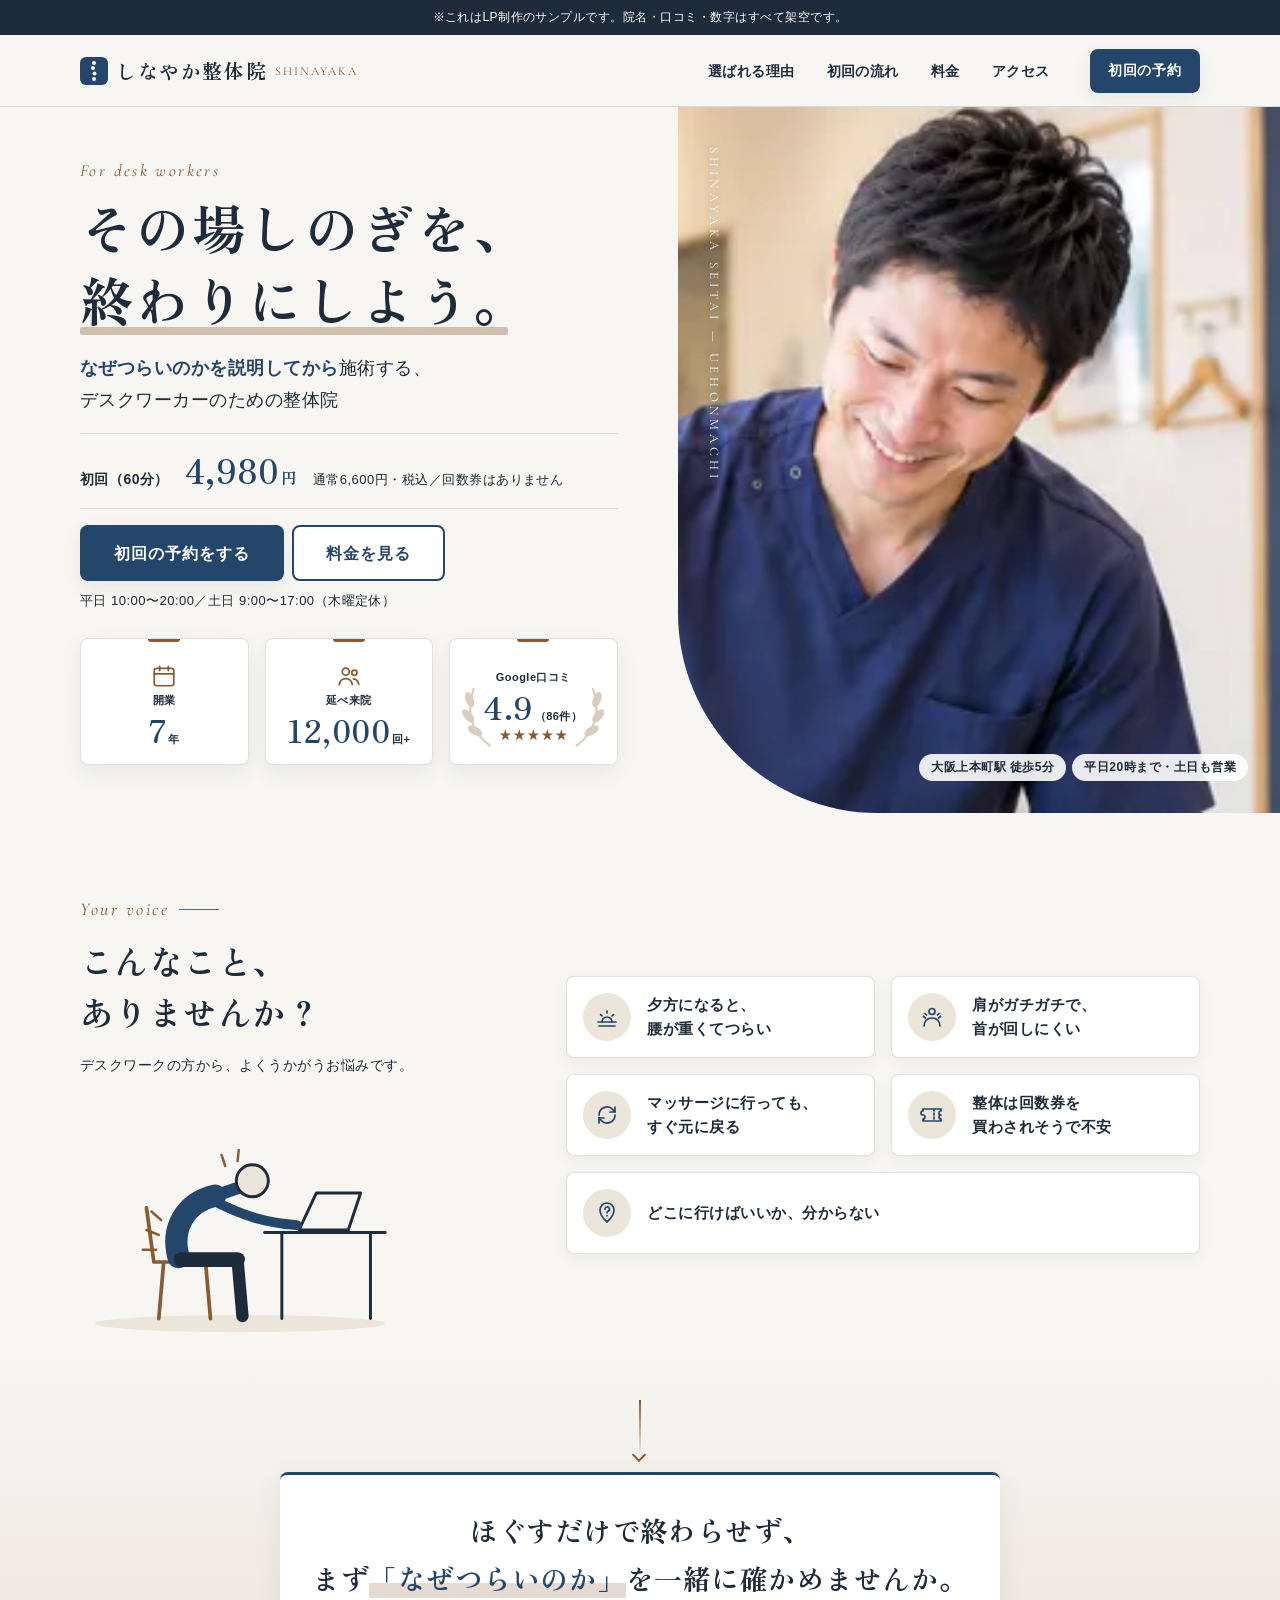
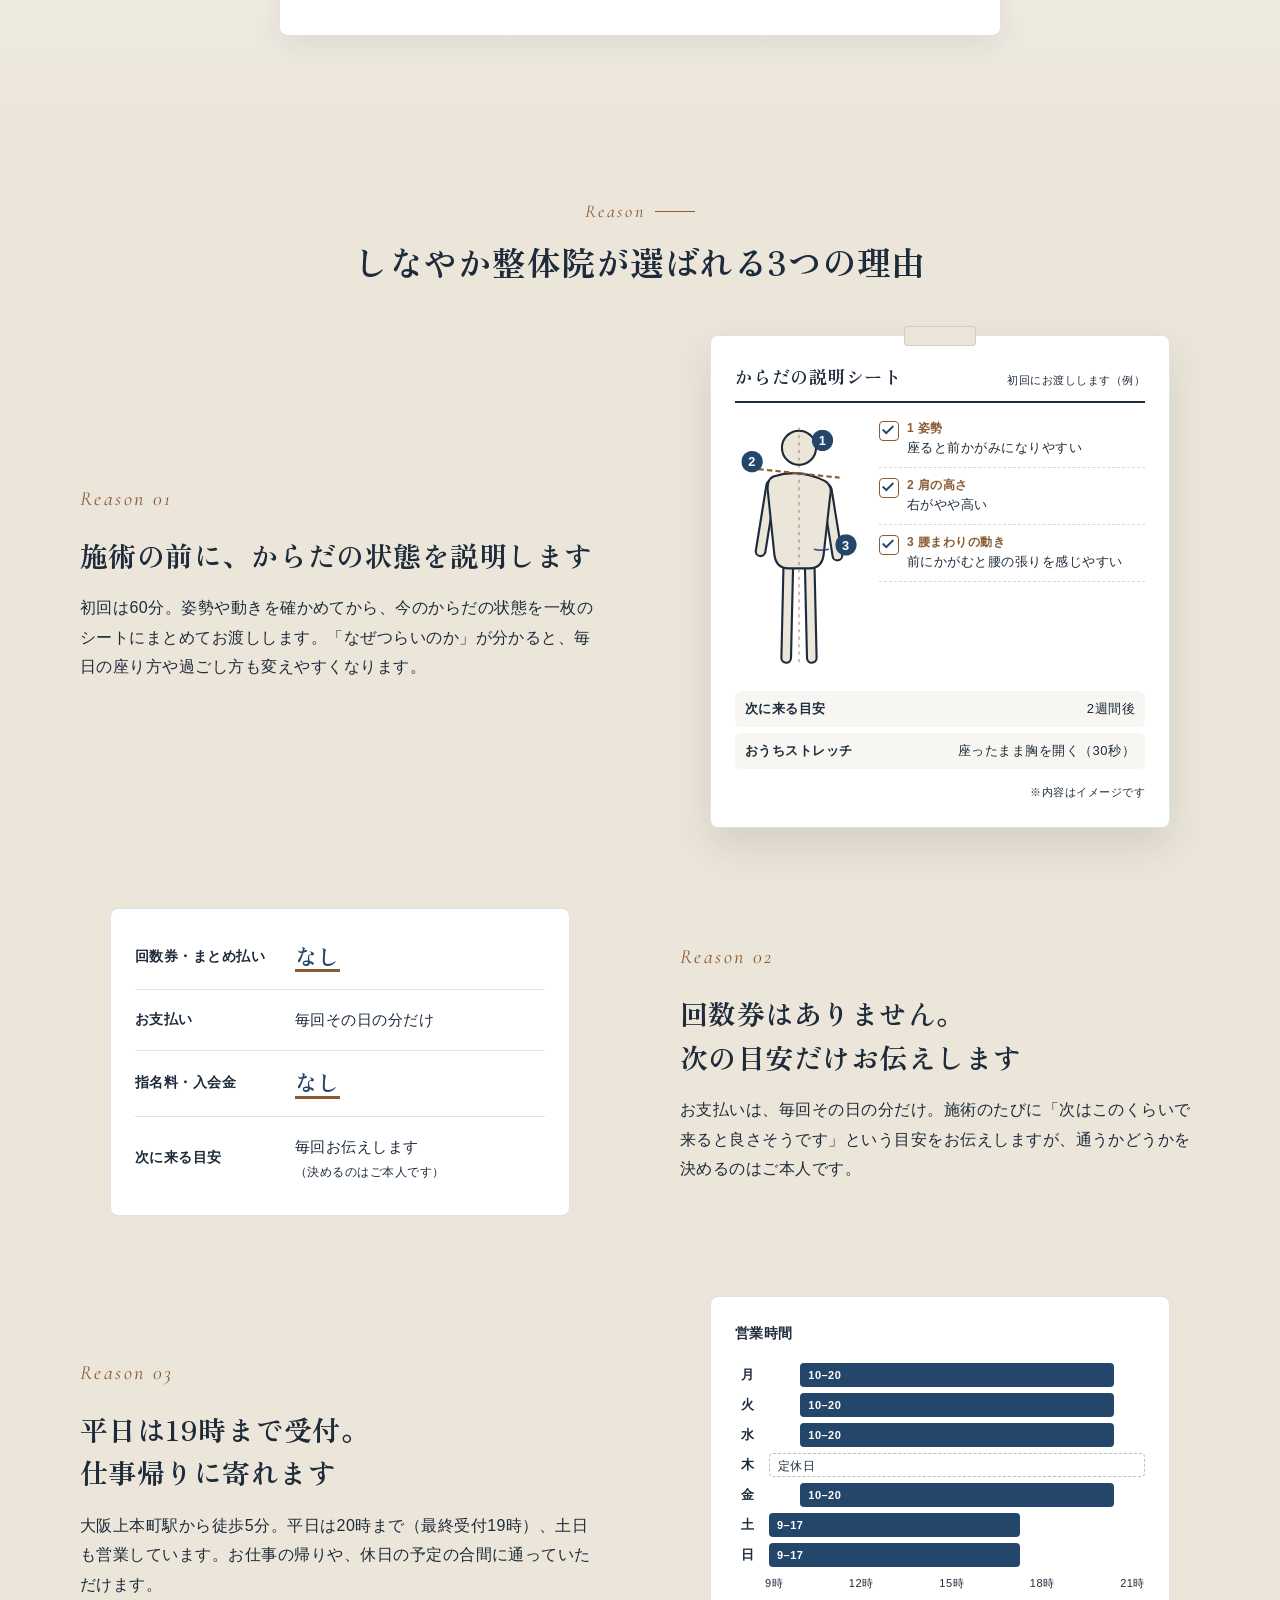
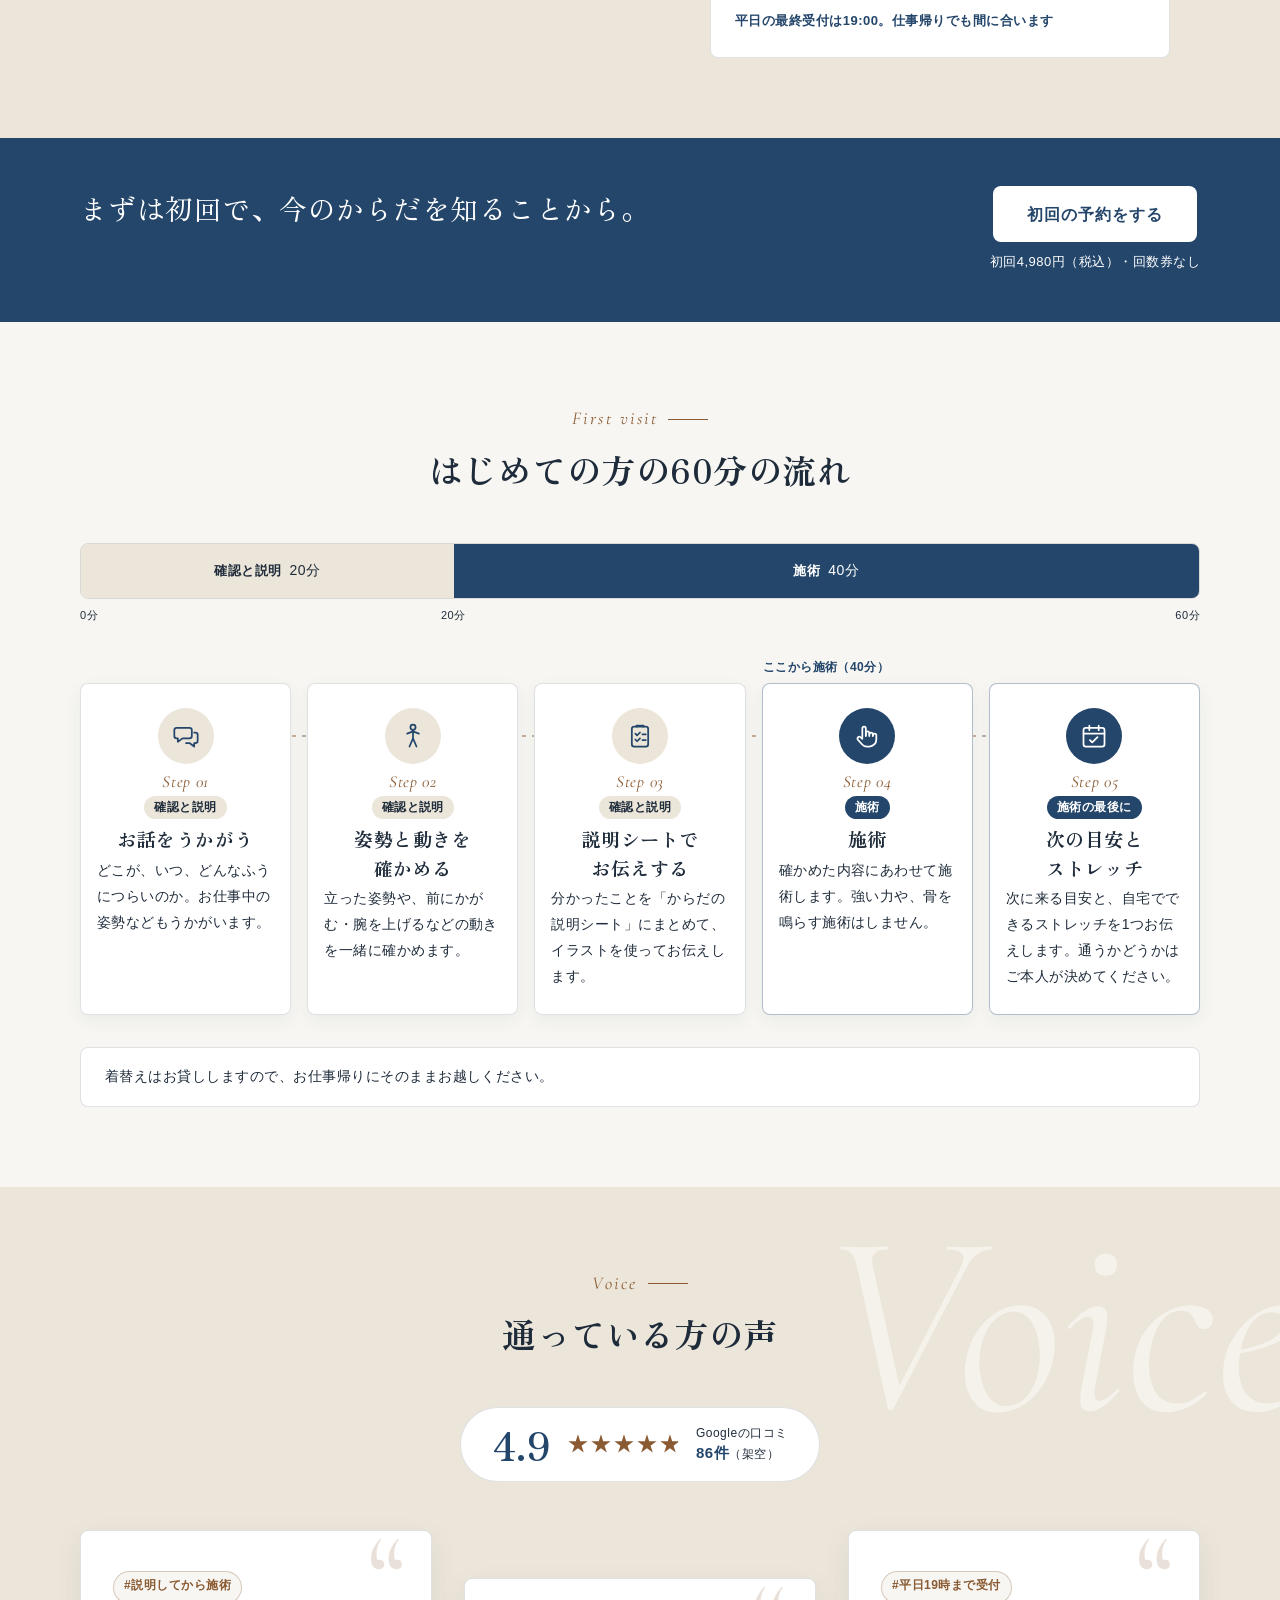
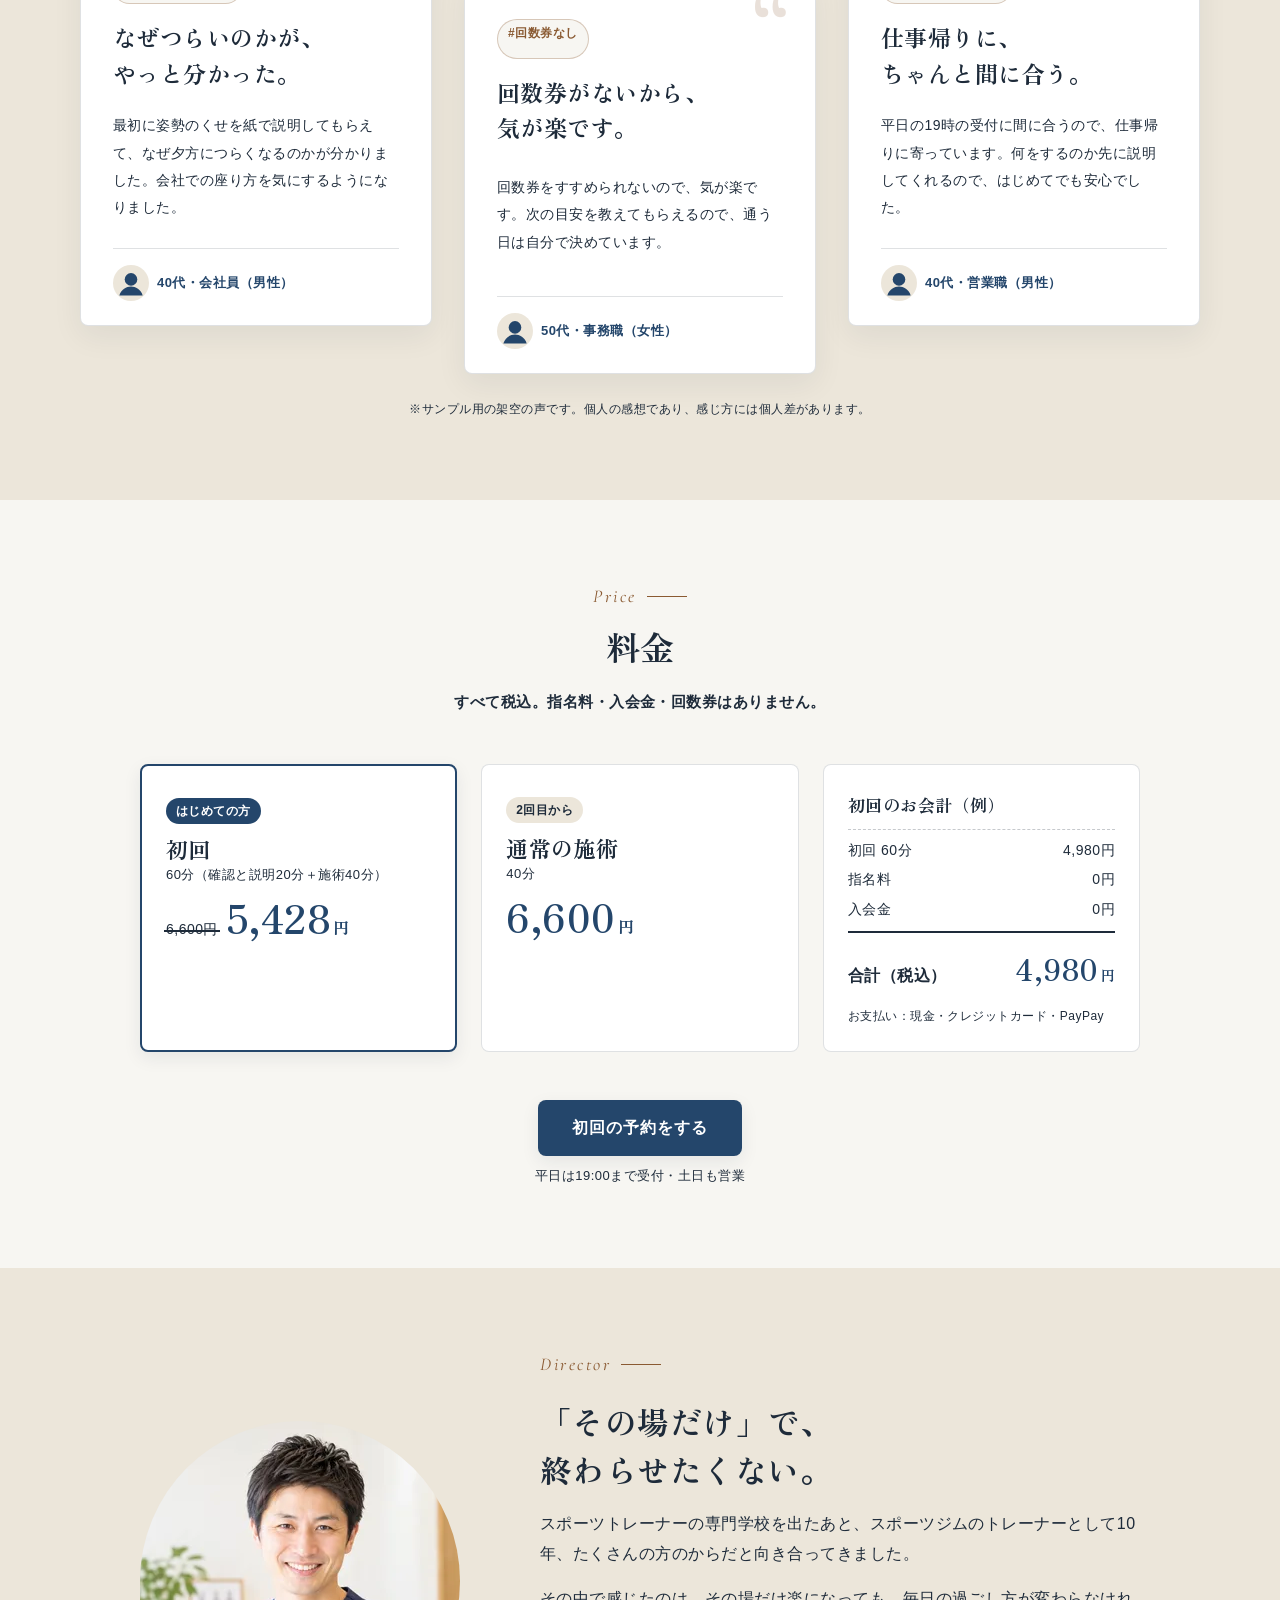
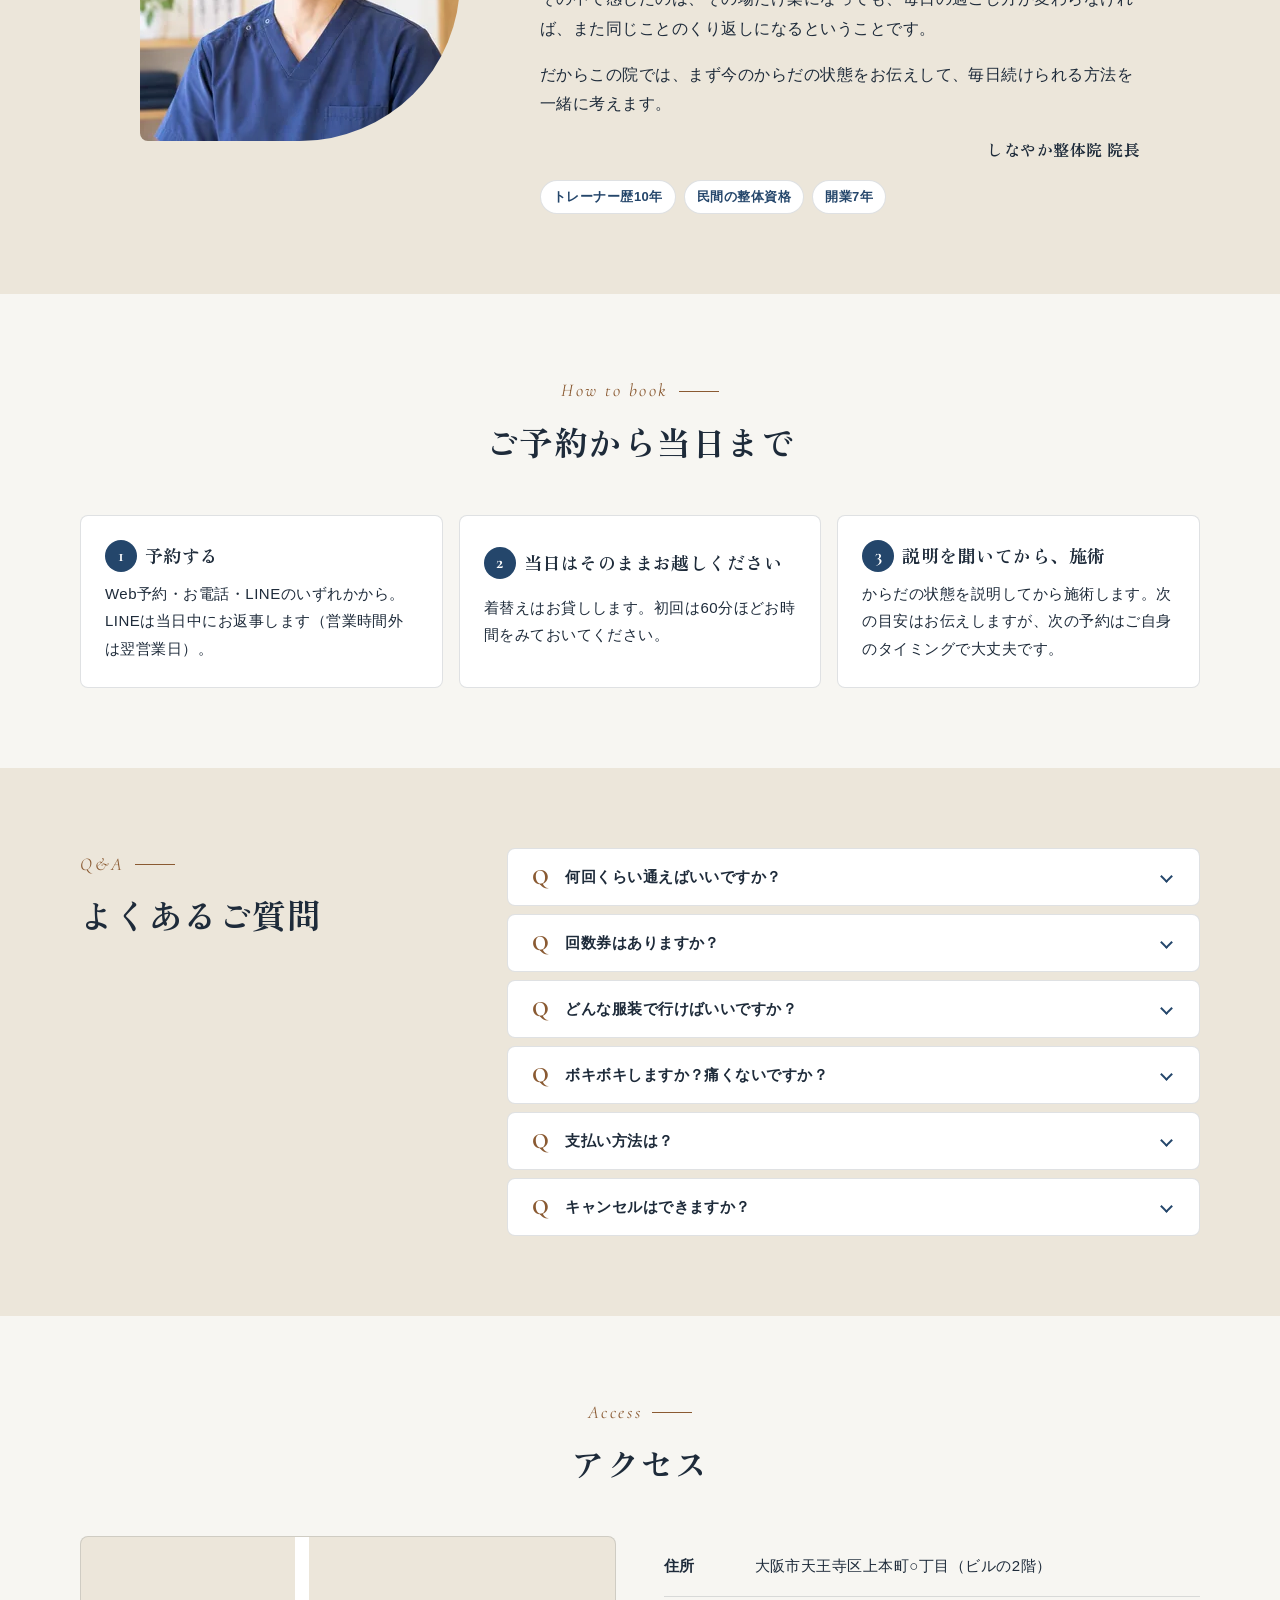
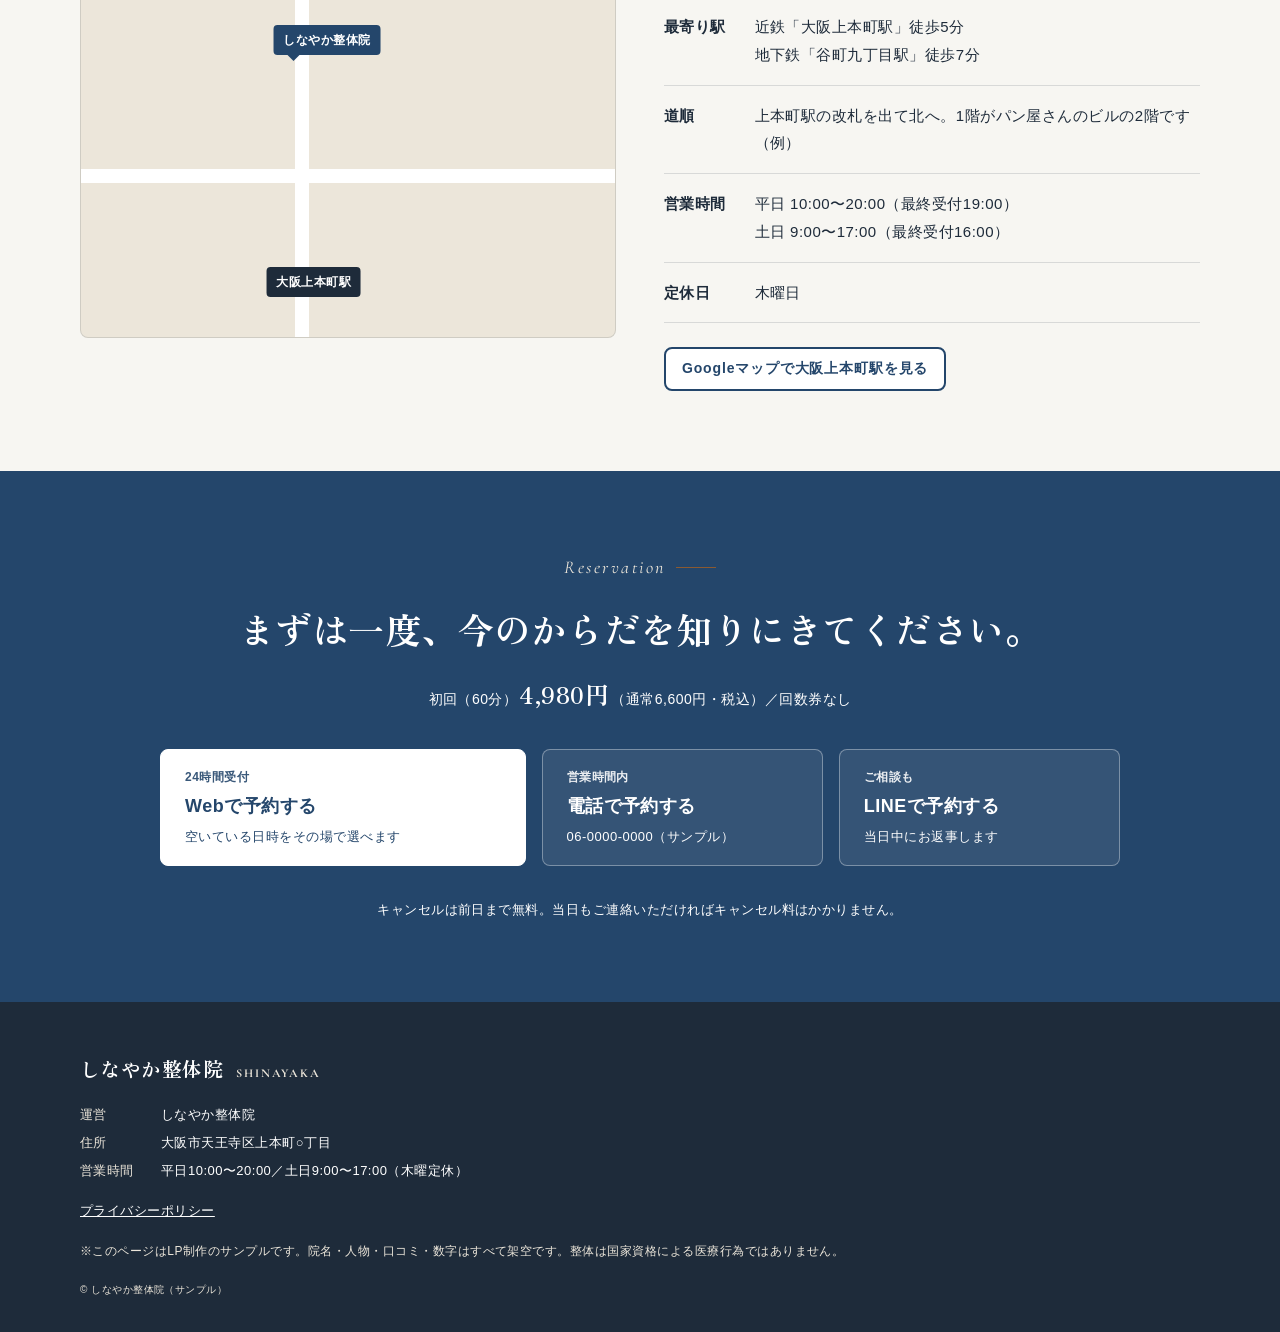
<file: hirameki-lp/index.html>
<!DOCTYPE html>
<html lang="ja">
<head>
  <meta charset="UTF-8">
  <meta name="viewport" content="width=device-width, initial-scale=1">
  <title>しなやか整体院｜大阪上本町駅 徒歩5分・平日20時まで（LP制作サンプル）</title>
  <meta name="description" content="なぜつらいのかを説明してから施術する、デスクワーカーのための整体院。初回4,980円・回数券なし。※LP制作のサンプルです。院名・口コミ・数字はすべて架空です。">
  <meta name="robots" content="noindex">
  <!-- OGP -->
  <meta property="og:type" content="website">
  <meta property="og:title" content="しなやか整体院（LP制作サンプル）">
  <meta property="og:description" content="説明してから施術する、デスクワーカーのための整体院。※架空のサンプルです">
  <meta property="og:url" content="https://shinayaka-seitai.vercel.app/">
  <meta property="og:image" content="https://shinayaka-seitai.vercel.app/img/ogp.jpg">
  <meta name="twitter:card" content="summary_large_image">
  <link rel="icon" href="data:image/svg+xml,%3Csvg xmlns='http://www.w3.org/2000/svg' viewBox='0 0 64 64'%3E%3Crect width='64' height='64' rx='12' fill='%2324466B'/%3E%3Cg fill='%23F7F6F2'%3E%3Ccircle cx='32' cy='14' r='4'/%3E%3Ccircle cx='30' cy='26' r='4'/%3E%3Ccircle cx='33' cy='38' r='4'/%3E%3Ccircle cx='32' cy='50' r='4'/%3E%3C/g%3E%3C/svg%3E">
  <link rel="preconnect" href="https://fonts.googleapis.com">
  <link rel="preconnect" href="https://fonts.gstatic.com" crossorigin>
  <link rel="preload" as="image" href="img/hero-sp-640.webp" imagesrcset="img/hero-sp-480.webp 480w, img/hero-sp-640.webp 640w, img/hero-sp-900.webp 900w" imagesizes="100vw" media="(max-width: 959px)" fetchpriority="high">
  <link rel="preload" as="image" href="img/hero-pc-720.webp" imagesrcset="img/hero-pc-560.webp 560w, img/hero-pc-720.webp 720w, img/hero-pc-1000.webp 1000w" imagesizes="50vw" media="(min-width: 960px)" fetchpriority="high">
  <!-- FONTS:START（tools/fonts.py で自動生成：使っている文字だけを、表示後に読み込む） -->
  <script>/* フォントはページが表示されたあとに読み込む（最初の表示を待たせない） */addEventListener("load",function(){["https://fonts.googleapis.com/css2?family=Zen+Old+Mincho:wght@700&display=swap&text=%26%28%29%2B%2C-.0123456789%3AABCDEFGHIJKLMNOPQRSTUVWXYZabcdefghijklmnopqrstuvwxyz%E3%80%81%E3%80%82%E3%80%8C%E3%80%8D%E3%81%82%E3%81%84%E3%81%86%E3%81%88%E3%81%8A%E3%81%8B%E3%81%8C%E3%81%8D%E3%81%8E%E3%81%8F%E3%81%90%E3%81%91%E3%81%93%E3%81%94%E3%81%95%E3%81%97%E3%81%98%E3%81%99%E3%81%9A%E3%81%9B%E3%81%9C%E3%81%9D%E3%81%9F%E3%81%A0%E3%81%A1%E3%81%A3%E3%81%A4%E3%81%A6%E3%81%A7%E3%81%A8%E3%81%AA%E3%81%AB%E3%81%AE%E3%81%AF%E3%81%B0%E3%81%B8%E3%81%BB%E3%81%BE%E3%82%81%E3%82%83%E3%82%84%E3%82%88%E3%82%89%E3%82%8A%E3%82%8B%E3%82%8C%E3%82%8F%E3%82%92%E3%82%93%E3%82%A2%E3%82%A4%E3%82%AF%E3%82%B7%E3%82%B9%E3%82%BB%E3%83%81%E3%83%83%E3%83%88%E3%83%90%E3%83%97%E3%83%9D%E3%83%A9%E3%83%AA%E3%83%AC%E3%83%BB%E3%83%BC%E4%B8%80%E4%B8%89%E4%BA%88%E4%BA%8B%E4%BB%8A%E4%BB%95%E4%BB%98%E4%BC%9A%E4%BC%9D%E4%BD%93%E4%BE%8B%E4%BE%9B%E5%86%86%E5%88%86%E5%88%9D%E5%88%A9%E5%88%B8%E5%89%8A%E5%89%8D%E5%8B%95%E5%8B%A2%E5%8F%96%E5%8F%97%E5%90%88%E5%95%8F%E5%9B%9E%E5%A0%B1%E5%A0%B4%E5%A3%B0%E5%A7%BF%E5%AE%89%E5%AF%84%E5%B8%B0%E5%B8%B8%E5%B9%B3%E5%BA%A6%E5%BD%93%E5%BE%97%E6%83%85%E6%85%8B%E6%8F%90%E6%95%B0%E6%95%B4%E6%96%99%E6%96%B9%E6%96%BD%E6%97%A5%E6%98%8E%E6%99%82%E6%9E%A0%E6%A5%BD%E6%AC%A1%E6%AD%A3%E6%B0%97%E6%B5%81%E7%8A%B6%E7%90%86%E7%94%A8%E7%94%B1%E7%9A%84%E7%9B%AE%E7%9F%A5%E7%A2%BA%E7%A4%BA%E7%AC%AC%E7%AE%A1%E7%B4%84%E7%B5%82%E7%B7%92%E8%80%85%E8%81%9E%E8%A1%93%E8%A8%82%E8%A8%88%E8%A9%B1%E8%AA%AC%E8%B3%AA%E8%B6%8A%E9%80%9A%E9%81%B8%E9%87%91%E9%95%B7%E9%96%8B%E9%96%93%E9%99%A2%E9%99%A4%EF%BC%81%EF%BC%88%EF%BC%89%EF%BC%9F","https://fonts.googleapis.com/css2?family=Cormorant+Garamond:ital,wght@1,500&display=swap&text=%26%28%29%2B%2C-.0123456789%3AABCDEFGHIJKLMNOPQRSTUVWXYZabcdefghijklmnopqrstuvwxyz%E2%80%94%E3%80%81%E3%80%82%E3%80%8C%E3%80%8D%E3%83%BB%E5%86%86%E5%88%86%E5%9B%9E%E6%9E%A0%EF%BC%81%EF%BC%88%EF%BC%89%EF%BC%9F"].forEach(function(u){var l=document.createElement("link");l.rel="stylesheet";l.href=u;document.head.appendChild(l)})});</script>
  <noscript><link rel="stylesheet" href="https://fonts.googleapis.com/css2?family=Zen+Old+Mincho:wght@700&display=swap&text=%26%28%29%2B%2C-.0123456789%3AABCDEFGHIJKLMNOPQRSTUVWXYZabcdefghijklmnopqrstuvwxyz%E3%80%81%E3%80%82%E3%80%8C%E3%80%8D%E3%81%82%E3%81%84%E3%81%86%E3%81%88%E3%81%8A%E3%81%8B%E3%81%8C%E3%81%8D%E3%81%8E%E3%81%8F%E3%81%90%E3%81%91%E3%81%93%E3%81%94%E3%81%95%E3%81%97%E3%81%98%E3%81%99%E3%81%9A%E3%81%9B%E3%81%9C%E3%81%9D%E3%81%9F%E3%81%A0%E3%81%A1%E3%81%A3%E3%81%A4%E3%81%A6%E3%81%A7%E3%81%A8%E3%81%AA%E3%81%AB%E3%81%AE%E3%81%AF%E3%81%B0%E3%81%B8%E3%81%BB%E3%81%BE%E3%82%81%E3%82%83%E3%82%84%E3%82%88%E3%82%89%E3%82%8A%E3%82%8B%E3%82%8C%E3%82%8F%E3%82%92%E3%82%93%E3%82%A2%E3%82%A4%E3%82%AF%E3%82%B7%E3%82%B9%E3%82%BB%E3%83%81%E3%83%83%E3%83%88%E3%83%90%E3%83%97%E3%83%9D%E3%83%A9%E3%83%AA%E3%83%AC%E3%83%BB%E3%83%BC%E4%B8%80%E4%B8%89%E4%BA%88%E4%BA%8B%E4%BB%8A%E4%BB%95%E4%BB%98%E4%BC%9A%E4%BC%9D%E4%BD%93%E4%BE%8B%E4%BE%9B%E5%86%86%E5%88%86%E5%88%9D%E5%88%A9%E5%88%B8%E5%89%8A%E5%89%8D%E5%8B%95%E5%8B%A2%E5%8F%96%E5%8F%97%E5%90%88%E5%95%8F%E5%9B%9E%E5%A0%B1%E5%A0%B4%E5%A3%B0%E5%A7%BF%E5%AE%89%E5%AF%84%E5%B8%B0%E5%B8%B8%E5%B9%B3%E5%BA%A6%E5%BD%93%E5%BE%97%E6%83%85%E6%85%8B%E6%8F%90%E6%95%B0%E6%95%B4%E6%96%99%E6%96%B9%E6%96%BD%E6%97%A5%E6%98%8E%E6%99%82%E6%9E%A0%E6%A5%BD%E6%AC%A1%E6%AD%A3%E6%B0%97%E6%B5%81%E7%8A%B6%E7%90%86%E7%94%A8%E7%94%B1%E7%9A%84%E7%9B%AE%E7%9F%A5%E7%A2%BA%E7%A4%BA%E7%AC%AC%E7%AE%A1%E7%B4%84%E7%B5%82%E7%B7%92%E8%80%85%E8%81%9E%E8%A1%93%E8%A8%82%E8%A8%88%E8%A9%B1%E8%AA%AC%E8%B3%AA%E8%B6%8A%E9%80%9A%E9%81%B8%E9%87%91%E9%95%B7%E9%96%8B%E9%96%93%E9%99%A2%E9%99%A4%EF%BC%81%EF%BC%88%EF%BC%89%EF%BC%9F"><link rel="stylesheet" href="https://fonts.googleapis.com/css2?family=Cormorant+Garamond:ital,wght@1,500&display=swap&text=%26%28%29%2B%2C-.0123456789%3AABCDEFGHIJKLMNOPQRSTUVWXYZabcdefghijklmnopqrstuvwxyz%E2%80%94%E3%80%81%E3%80%82%E3%80%8C%E3%80%8D%E3%83%BB%E5%86%86%E5%88%86%E5%9B%9E%E6%9E%A0%EF%BC%81%EF%BC%88%EF%BC%89%EF%BC%9F"></noscript>
  <!-- FONTS:END -->
  <style>
/* =========================================================
   しなやか整体院（架空のサンプル）
   色・フォントは CLAUDE.md「3. デザインルール」の表のみ
   ========================================================= */

:root {
  --c-bg: #F7F6F2;      /* 背景：生成りの白 */
  --c-bg2: #ECE6DA;     /* 背景2：木のような淡いベージュ */
  --c-text: #1E2B3A;    /* 文字：深い紺 */
  --c-main: #24466B;    /* メイン：紺（ボタン） */
  --c-accent: #8A5A32;  /* アクセント：木の茶（小さな英字・線・チェック） */
  --c-white: #FFFFFF;

  --f-head: "Zen Old Mincho", "Hiragino Mincho ProN", "Yu Mincho", "Noto Serif JP", serif;
  --f-body: -apple-system, BlinkMacSystemFont, "Hiragino Sans", "Hiragino Kaku Gothic ProN", "Noto Sans JP", "Yu Gothic Medium", "YuGothic", "Meiryo", sans-serif;
  --f-en: "Cormorant Garamond", "Times New Roman", serif;

  --s-1: 8px; --s-2: 16px; --s-3: 24px; --s-4: 32px; --s-5: 40px;
  --s-6: 48px; --s-8: 64px; --s-10: 80px; --s-12: 96px;
  --radius: 8px;
  --radius-pill: 999px;
  --line: 1px solid rgba(30, 43, 58, .14);
  --shadow: 0 6px 18px rgba(30, 43, 58, .08);
  --header-h: 64px;
  --w: 1120px;
  --ease: cubic-bezier(.22, .61, .36, 1);
}

*, *::before, *::after { box-sizing: border-box; }
html { scroll-behavior: smooth; -webkit-text-size-adjust: 100%; }
body {
  margin: 0;
  font-family: var(--f-body);
  font-size: 16px; line-height: 1.85; letter-spacing: .03em;
  color: var(--c-text); background: var(--c-bg);
  overflow-x: clip;
}
img { max-width: 100%; height: auto; display: block; }
a { color: inherit; }
h1, h2, h3 { font-family: var(--f-head); font-weight: 700; line-height: 1.5; margin: 0; word-break: auto-phrase; }
p { margin: 0; text-wrap: pretty; }
[hidden] { display: none !important; }
[id] { scroll-margin-top: calc(var(--header-h) + var(--s-2)); }
.nowrap { display: inline-block; }
.container { width: min(100% - var(--s-4), var(--w)); margin-inline: auto; }

/* 架空表示バー */
.notice-bar { background: var(--c-text); color: var(--c-white); font-size: 12px; line-height: 1.6; text-align: center; padding: var(--s-1) var(--s-2); }

/* ボタン */
.btn {
  display: inline-flex; align-items: center; justify-content: center; gap: var(--s-1);
  min-height: 56px; padding: 0 var(--s-4);
  border-radius: var(--radius); border: 2px solid transparent;
  font-family: var(--f-body); font-size: 16px; font-weight: 700; letter-spacing: .06em;
  text-decoration: none; white-space: nowrap; cursor: pointer;
  transition: transform .2s, box-shadow .2s, background-color .2s;
}
.btn:focus-visible { outline: 3px solid var(--c-accent); outline-offset: 3px; }
.btn--main { background: var(--c-main); color: var(--c-white); box-shadow: var(--shadow); }
.btn--main:hover { transform: translateY(-2px); box-shadow: 0 10px 22px rgba(30,43,58,.16); }
.btn--ghost { background: var(--c-white); color: var(--c-main); border-color: var(--c-main); }
.btn--ghost:hover { background: var(--c-bg2); }
.btn--sm { min-height: 44px; padding: 0 var(--s-2); font-size: 14px; }
.btn__icon { width: 20px; height: 20px; flex: none; }

/* バッジ */
.badge { display: inline-flex; align-items: center; gap: 6px; padding: 4px 12px; border-radius: var(--radius-pill); font-size: 13px; font-weight: 700; line-height: 1.6; }
.badge--line { background: var(--c-white); color: var(--c-main); border: var(--line); }
.badge--note { background: var(--c-bg2); color: var(--c-text); }

/* カード */
.card { background: var(--c-white); border: var(--line); border-radius: var(--radius); padding: var(--s-4) var(--s-3); }

/* セクション見出し：左に背骨のライン */
.section { padding: var(--s-10) 0; }
.section--alt { background: var(--c-bg2); }
.section-head { margin-bottom: var(--s-6); display: grid; gap: var(--s-1); }
.section-head--center { text-align: center; justify-items: center; }
.section-head__en { font-family: var(--f-en); font-size: 18px; font-style: italic; letter-spacing: .14em; color: var(--c-accent); }
.section-head__title { font-size: clamp(24px, 5.6vw, 34px); }

/* 背骨のライン（点が縦に並ぶ） */
.spine {
  display: block; width: 10px;
  background: radial-gradient(circle, var(--c-accent) 0 3px, transparent 3.5px) center top / 10px 14px repeat-y;
  opacity: .55;
}

/* =========================================================
   ヘッダー
   ========================================================= */
.header {
  position: sticky; top: 0; z-index: 50; height: var(--header-h);
  background: rgba(247, 246, 242, .92);
  backdrop-filter: blur(8px); -webkit-backdrop-filter: blur(8px);
  border-bottom: var(--line);
}
.header__inner { height: 100%; display: flex; align-items: center; justify-content: space-between; gap: var(--s-2); }
.logo { display: flex; align-items: center; gap: var(--s-1); text-decoration: none; flex-shrink: 0; }
.logo__mark { width: 28px; height: 28px; flex: none; }
.logo__ja { font-family: var(--f-head); font-size: 20px; font-weight: 700; letter-spacing: .08em; white-space: nowrap; }
.logo__en { font-family: var(--f-en); font-size: 12px; letter-spacing: .16em; color: var(--c-accent); white-space: nowrap; }
.nav { display: none; }
.nav__list { display: flex; gap: var(--s-4); list-style: none; margin: 0; padding: 0; }
.nav__link { font-size: 14px; font-weight: 700; text-decoration: none; }
.nav__link:hover { color: var(--c-accent); }
.header .btn { flex-shrink: 0; }
@media (max-width: 459px) { .logo__en { display: none; } }
@media (min-width: 960px) {
  .nav { display: flex; align-items: center; gap: var(--s-5); }
  .header__cta-sp { display: none; }
}

/* =========================================================
   ファーストビュー
   ========================================================= */
.fv { position: relative; padding: var(--s-5) 0 var(--s-8); overflow: hidden; isolation: isolate; }
.fv::before { /* 木目のように淡い帯 */
  content: ""; position: absolute; z-index: -1; inset: 0 0 0 auto; width: 46%;
  background: var(--c-bg2);
  display: none;
}
.fv__inner { display: grid; gap: var(--s-6); align-items: center; }
.fv__badges { display: flex; flex-wrap: wrap; gap: var(--s-1); margin-bottom: var(--s-3); }
.fv__title {
  font-size: clamp(32px, 8.6vw, 56px); line-height: 1.4; letter-spacing: .04em;
  animation: settle 1s var(--ease) both;
}
.fv__lead { margin-top: var(--s-2); font-size: clamp(15px, 3.9vw, 18px); line-height: 1.8; }
.fv__lead strong { color: var(--c-main); }
.fv__offer {
  display: flex; flex-wrap: wrap; align-items: baseline; gap: 4px var(--s-2);
  margin-top: var(--s-3); padding: var(--s-2) 0; border-top: var(--line); border-bottom: var(--line);
}
.fv__price-label { font-size: 14px; font-weight: 700; }
.fv__price { font-family: var(--f-head); font-size: 34px; font-weight: 700; color: var(--c-main); line-height: 1.2; font-variant-numeric: tabular-nums; }
.fv__price small { font-size: 15px; margin-left: 2px; }
.fv__price-note { font-size: 13px; }
.fv__cta { display: grid; gap: var(--s-1); margin-top: var(--s-3); }
.fv__hours { margin-top: var(--s-1); font-size: 13px; }

.stats { display: grid; grid-template-columns: repeat(3, 1fr); gap: var(--s-1); margin: var(--s-4) 0 0; padding: 0; list-style: none; }
.stats__item { border-left: 2px solid var(--c-accent); padding: 2px 0 2px var(--s-1); line-height: 1.4; }
.stats__label { display: block; font-size: 11px; }
.stats__num { display: block; font-family: var(--f-head); font-size: 24px; font-weight: 700; color: var(--c-main); font-variant-numeric: tabular-nums; }
.stats__unit { font-size: 12px; margin-left: 2px; }
.stats__note { display: block; font-size: 10px; }

/* 説明シート（写真の代わりに、一番の強みを形で見せる） */
.sheet {
  position: relative; margin: 0;
  background: var(--c-white); border: var(--line); border-radius: var(--radius);
  box-shadow: 0 18px 40px rgba(30, 43, 58, .12);
  padding: var(--s-3) var(--s-3) var(--s-3) var(--s-3);
  max-width: 460px; width: 100%; justify-self: center;
}
.sheet::before { /* 紙のクリップ */
  content: ""; position: absolute; top: -10px; left: 50%; transform: translateX(-50%);
  width: 72px; height: 20px; border-radius: 4px; background: var(--c-bg2); border: var(--line);
}
.sheet__head { display: flex; justify-content: space-between; align-items: baseline; gap: var(--s-1); border-bottom: 2px solid var(--c-text); padding-bottom: var(--s-1); }
.sheet__title { font-family: var(--f-head); font-size: 18px; font-weight: 700; }
.sheet__meta { font-size: 11px; }
.sheet__body { display: grid; grid-template-columns: 72px 1fr; gap: var(--s-2); margin-top: var(--s-2); }
.sheet__figure { position: relative; height: 100%; min-height: 200px; }
.sheet__figure svg { width: 100%; height: 100%; }
.sheet__list { list-style: none; margin: 0; padding: 0; display: grid; gap: var(--s-1); align-content: start; }
.sheet__item { display: grid; grid-template-columns: 20px 1fr; gap: var(--s-1); font-size: 13px; line-height: 1.6; border-bottom: 1px dashed rgba(30,43,58,.18); padding-bottom: var(--s-1); }
.sheet__item b { display: block; font-size: 12px; color: var(--c-accent); }
.sheet__check { width: 20px; height: 20px; border: 1.5px solid var(--c-accent); border-radius: 4px; position: relative; margin-top: 2px; }
.sheet__check::after {
  content: ""; position: absolute; left: 5px; top: 1px; width: 6px; height: 11px;
  border-right: 2.5px solid var(--c-main); border-bottom: 2.5px solid var(--c-main);
  transform: rotate(45deg); transform-origin: center;
}
.sheet__foot { margin-top: var(--s-2); display: grid; gap: 6px; font-size: 13px; }
.sheet__foot div { display: flex; justify-content: space-between; gap: var(--s-1); background: var(--c-bg); border-radius: 6px; padding: 6px 10px; }
.sheet__foot dt { font-weight: 700; }
.sheet__foot dd { margin: 0; text-align: right; }
.sheet__caption { margin-top: var(--s-1); font-size: 11px; text-align: right; }

@media (min-width: 600px) {
  .fv__cta { grid-template-columns: auto auto; justify-content: start; }
}
@media (min-width: 960px) {
  .header { --header-h: 72px; height: 72px; }
  .fv { padding: var(--s-8) 0 var(--s-10); }
  .fv::before { display: block; }
  .fv__inner { grid-template-columns: 1.15fr .85fr; gap: var(--s-8); }
  .fv__title { font-size: clamp(42px, 4vw, 54px); }
  .stats { max-width: 520px; }
  .stats__num { font-size: 30px; }
}

/* =========================================================
   動き（3種類だけ：背骨のラインが引かれる／チェックが順に入る／ふわっと浮かぶ）
   ========================================================= */
@keyframes settle { from { opacity: .4; transform: translateY(6px); } to { opacity: 1; transform: none; } }
@keyframes rise { from { opacity: 0; transform: translateY(12px); } to { opacity: 1; transform: none; } }
@keyframes draw { from { stroke-dashoffset: var(--len); } to { stroke-dashoffset: 0; } }
@keyframes pop { from { opacity: 0; transform: rotate(45deg) scale(.4); } to { opacity: 1; transform: rotate(45deg) scale(1); } }
.fv__lead, .fv__offer { animation: rise .8s var(--ease) both .25s; }
.fv__cta, .fv__hours { animation: rise .8s var(--ease) both .35s; }
.stats { animation: rise .8s var(--ease) both .45s; }
.sheet { animation: rise 1s var(--ease) both .3s; }
.spine-path { stroke-dasharray: var(--len); animation: draw 1.4s var(--ease) both .6s; }
.spine-dot { animation: rise .5s var(--ease) both; animation-delay: calc(.8s + var(--i) * .12s); }
.sheet__check::after { animation: pop .35s var(--ease) both; animation-delay: calc(1.3s + var(--i) * .35s); }

@media (prefers-reduced-motion: reduce) {
  *, *::before, *::after { animation: none !important; transition: none !important; }
  html { scroll-behavior: auto; }
}

/* --- ステップ2の見直しで修正：320pxでヘッダーのボタンがはみ出すので、小さい画面ではロゴを少し小さく --- */
@media (max-width: 374px) {
  .logo__ja { font-size: 17px; letter-spacing: .04em; }
  .logo__mark { width: 24px; height: 24px; }
  .header .btn--sm { padding: 0 12px; font-size: 13px; }
}
.sheet__head { flex-wrap: wrap; }
.sheet__title { white-space: nowrap; }
@media (max-width: 459px) {
  .sheet { padding: var(--s-3) var(--s-2); }
  .sheet__body { grid-template-columns: 52px 1fr; }
  .sheet__foot div { flex-direction: column; gap: 0; }
  .sheet__foot dd { text-align: left; }
}

/* =========================================================
   写真入りのファーストビュー（おしゃれ寄りに組み替え）
   ========================================================= */
.fv { padding: 0 0 var(--s-6); }
.fv::before { display: none !important; }
.fv__photo { position: relative; aspect-ratio: 16 / 9; overflow: hidden; background: var(--c-bg2); }
.fv__photo picture, .fv__photo img { display: block; width: 100%; height: 100%; }
.fv__photo img { object-fit: cover; object-position: 50% 30%; animation: photo-in 1.6s var(--ease) both; }
@keyframes photo-in { from { transform: scale(1.06); } to { transform: none; } }
.fv__photo::after { /* 文字を読みやすくする、ごく薄い影 */
  content: ""; position: absolute; inset: auto 0 0 0; height: 40%;
  background: linear-gradient(to top, rgba(30,43,58,.35), transparent);
  pointer-events: none;
}
.fv__badges { position: absolute; z-index: 1; left: var(--s-2); bottom: 12px; margin: 0; gap: 6px; }
.badge--glass { background: rgba(255, 255, 255, .9); color: var(--c-text); border: 0; font-size: 12px; }
.fv__vertical { display: none; }
.fv__inner { margin-top: var(--s-3); }
.fv__en { font-family: var(--f-en); font-style: italic; font-size: 17px; letter-spacing: .14em; color: var(--c-accent); margin-bottom: 4px; }
.fv__title { font-size: clamp(30px, 8.2vw, 56px); }
.fv__offer { margin-top: var(--s-2); }
.fv__cta { margin-top: var(--s-2); }

@media (min-width: 960px) {
  .fv { min-height: 640px; padding: var(--s-10) 0 var(--s-10); display: flex; align-items: center; }
  .fv__photo {
    position: absolute; top: 0; right: 0; bottom: 0; width: 47%;
    aspect-ratio: auto; border-bottom-left-radius: 200px;
  }
  .fv__photo::after { display: none; }
  .fv__photo img { object-position: 50% 25%; }
  .fv__badges { left: auto; right: var(--s-4); bottom: var(--s-4); }
  .fv__vertical {
    display: block; position: absolute; z-index: 1; top: var(--s-5); left: var(--s-3);
    writing-mode: vertical-rl; font-family: var(--f-en); font-size: 13px; letter-spacing: .32em;
    color: var(--c-white); text-shadow: 0 1px 6px rgba(30,43,58,.35);
  }
  .fv__inner { margin-top: 0; width: min(100% - var(--s-4), var(--w)); }
  .fv__text { max-width: 50%; }
  .fv__title { font-size: clamp(44px, 4.2vw, 60px); line-height: 1.35; }
}

/* =========================================================
   説明シートのセクション
   ========================================================= */
.intro { padding: var(--s-10) 0; background: var(--c-bg2); }
.intro__inner { display: grid; gap: var(--s-6); align-items: center; }
.intro__text { display: grid; gap: var(--s-2); min-width: 0; }
.intro__title { font-size: clamp(24px, 5.6vw, 34px); }
.intro .sheet { animation: none; }
@media (min-width: 960px) {
  .intro__inner { grid-template-columns: 1fr 1fr; gap: var(--s-10); }
}
/* --- 見直しで修正 --- */
@media (min-width: 960px) { .fv__inner { grid-template-columns: 1fr; } .fv__text { max-width: 48%; } }
@media (max-width: 959px) {
  .fv__photo { aspect-ratio: 2 / 1; }
  .fv__en { display: none; }
  .fv__inner { margin-top: var(--s-2); }
  .fv__lead { margin-top: var(--s-1); font-size: 15px; }
  .fv__offer { padding: var(--s-1) 0; }
  .fv__price { font-size: 30px; }
}
@media (min-width: 960px) { .fv { padding: var(--s-6) 0; min-height: 600px; } .stats { margin-top: var(--s-3); } }

/* =========================================================
   お悩み
   ========================================================= */
.worries__inner { display: grid; gap: var(--s-4); }
.worries .section-head { margin-bottom: 0; }
.worries__list { list-style: none; margin: 0; padding: 0; display: grid; gap: 0; border-top: var(--line); }
.worries__list li {
  position: relative; padding: var(--s-2) 0 var(--s-2) var(--s-4);
  border-bottom: var(--line); font-size: 16px; font-weight: 700;
}
.worries__list li::before { /* 背骨の点 */
  content: ""; position: absolute; left: 6px; top: 50%; width: 10px; height: 10px; margin-top: -5px;
  border-radius: 50%; background: var(--c-accent);
}
.worries__bridge { font-family: var(--f-head); font-size: clamp(20px, 4.8vw, 26px); line-height: 1.7; color: var(--c-main); }
@media (min-width: 960px) {
  .worries__inner { grid-template-columns: 1fr 1.3fr; column-gap: var(--s-10); align-items: start; }
  .worries__bridge { grid-column: 1 / -1; text-align: center; margin-top: var(--s-4); }
}

/* =========================================================
   選ばれる理由
   ========================================================= */
.reason__list { display: grid; gap: var(--s-10); }
.reason__item { display: grid; gap: var(--s-4); align-items: center; }
.reason__text { display: grid; gap: var(--s-2); min-width: 0; }
.reason__no { font-family: var(--f-en); font-style: italic; font-size: 20px; letter-spacing: .12em; color: var(--c-accent); }
.reason__title { font-size: clamp(21px, 5.2vw, 28px); line-height: 1.55; }
.reason__visual { min-width: 0; display: grid; justify-items: center; }
.reason .sheet { animation: none; }
@media (min-width: 960px) {
  .reason__item { grid-template-columns: 1fr 1fr; gap: var(--s-10); }
  .reason__item--rev .reason__text { order: 2; }
}

/* お約束の表 */
.policy { margin: 0; width: 100%; max-width: 460px; display: grid; gap: 0; padding: var(--s-2) var(--s-3); }
.policy div { display: grid; grid-template-columns: 9em 1fr; gap: var(--s-2); align-items: center; padding: var(--s-2) 0; border-bottom: var(--line); }
.policy div:last-child { border-bottom: 0; }
.policy dt { font-size: 14px; font-weight: 700; }
.policy dd { margin: 0; font-size: 15px; }
.policy dd small { display: block; font-size: 12px; }
.policy__mark { display: inline-block; font-family: var(--f-head); font-size: 22px; font-weight: 700; color: var(--c-main); border-bottom: 3px solid var(--c-accent); line-height: 1.3; }

/* 営業時間の表（9時〜21時を実際の比率で） */
.week { width: 100%; max-width: 460px; padding: var(--s-3); }
.week__cap { font-size: 14px; font-weight: 700; margin-bottom: var(--s-2); }
.week__list { list-style: none; margin: 0; padding: 0; display: grid; gap: 6px; }
.week__list li { display: grid; grid-template-columns: 2em 1fr; align-items: center; gap: var(--s-1); font-size: 13px; }
.week__list li > span { font-weight: 700; text-align: center; }
.week__list b {
  position: relative; display: block; height: 24px; border-radius: 4px;
  margin-left: calc((var(--s) - 9) / 12 * 100%); width: calc((var(--e) - var(--s)) / 12 * 100%);
  background: var(--c-main); color: var(--c-white); font-size: 11px; font-weight: 700; line-height: 24px; padding-left: 8px;
  font-variant-numeric: tabular-nums;
}
.week__off em { font-style: normal; font-size: 12px; height: 24px; line-height: 24px; padding-left: 8px; border: 1px dashed rgba(30,43,58,.3); border-radius: 4px; }
.week__scale { display: flex; justify-content: space-between; margin: 6px 0 0 calc(2em + var(--s-1)); font-size: 11px; }
.week__note { margin-top: var(--s-2); font-size: 13px; font-weight: 700; color: var(--c-main); }

/* =========================================================
   途中CTA
   ========================================================= */
.mid-cta { background: var(--c-main); color: var(--c-white); padding: var(--s-6) 0; }
.mid-cta__inner { display: grid; gap: var(--s-3); justify-items: center; text-align: center; }
.mid-cta__lead { font-family: var(--f-head); font-size: clamp(20px, 5vw, 28px); line-height: 1.6; }
.mid-cta__action { display: grid; gap: var(--s-1); justify-items: center; }
.mid-cta__note { font-size: 13px; }
.btn--light { background: var(--c-white); color: var(--c-main); }
.btn--light:hover { background: var(--c-bg); transform: translateY(-2px); }
@media (min-width: 960px) {
  .mid-cta__inner { grid-template-columns: 1fr auto; text-align: left; justify-items: start; }
}
@media (max-width: 459px) {
  .policy { padding: var(--s-1) var(--s-2); }
  .policy div { grid-template-columns: 1fr auto; }
  .policy dd { text-align: right; }
}

/* =========================================================
   初回60分の流れ
   ========================================================= */
.split { display: flex; max-width: 880px; margin-inline: auto; height: 56px; border-radius: var(--radius); overflow: hidden; border: var(--line); }
.split__seg { flex: var(--m) 0 0; display: flex; align-items: center; justify-content: center; gap: 8px; font-size: 14px; font-variant-numeric: tabular-nums; }
.split__seg b { font-size: 13px; }
.split__seg--a { background: var(--c-bg2); color: var(--c-text); }
.split__seg--b { background: var(--c-main); color: var(--c-white); }
.split__scale { position: relative; max-width: 880px; margin: 6px auto 0; height: 18px; font-size: 11px; }
.split__scale span { position: absolute; top: 0; }
.split__scale span:nth-child(1) { left: 0; }
.split__scale span:nth-child(2) { left: calc(100% / 3); transform: translateX(-50%); }
.split__scale span:nth-child(3) { right: 0; }

.steps { list-style: none; margin: var(--s-6) auto 0; padding: 0; max-width: 880px; display: grid; gap: 0; counter-reset: step; position: relative; }
.steps::before { /* 背骨のような縦の線 */
  content: ""; position: absolute; left: 19px; top: 20px; bottom: 20px; width: 2px;
  background: repeating-linear-gradient(to bottom, var(--c-accent) 0 4px, transparent 4px 10px); opacity: .5;
}
.steps__item { counter-increment: step; position: relative; padding: 0 0 var(--s-4) 64px; min-width: 0; }
.steps__item:last-child { padding-bottom: 0; }
.steps__item::before {
  content: counter(step); position: absolute; left: 0; top: 0;
  width: 40px; height: 40px; border-radius: 50%; display: grid; place-items: center;
  font-family: var(--f-en); font-size: 20px; line-height: 1;
  background: var(--c-bg2); color: var(--c-text); border: var(--line);
}
.steps__item[data-part="b"]::before { background: var(--c-main); color: var(--c-white); border-color: var(--c-main); }
.steps__part { font-size: 12px; font-weight: 700; color: var(--c-accent); }
.steps__title { font-size: 19px; margin: 2px 0 4px; }
.steps__item p:last-child { font-size: 15px; }
.flow__note { max-width: 880px; margin: var(--s-4) auto 0; padding: var(--s-2) var(--s-3); background: var(--c-white); border: var(--line); border-radius: var(--radius); font-size: 14px; }
@media (max-width: 459px) { .split__seg b { display: none; } .split__seg--a::before { content: "確認"; font-weight: 700; font-size: 12px; } .split__seg--b::before { content: "施術"; font-weight: 700; font-size: 12px; } }
@media (min-width: 960px) {
  .steps { max-width: none; grid-template-columns: repeat(5, 1fr); gap: var(--s-3); }
  .steps::before { left: 20px; right: 20px; top: 19px; bottom: auto; width: auto; height: 2px;
    background: repeating-linear-gradient(to right, var(--c-accent) 0 4px, transparent 4px 10px); }
  .steps__item { padding: 56px 0 0; }
  .steps__item::before { left: 0; }
  .split, .split__scale, .flow__note { max-width: none; }
}
@media (min-width: 960px) { .steps::before { right: calc((100% - 4 * var(--s-3)) / 5 - 20px); } }

/* --- 説明シートの図を「人のシルエット＋番号」に変更（背骨の点は分かりにくいため） --- */
.sheet__body { grid-template-columns: 104px 1fr; align-items: start; }
.sheet__figure { min-height: 0; }
.sheet__figure svg { display: block; width: 100%; height: auto; }
.sheet__figure text { font-family: var(--f-body); }
.mark { animation: mark-in .4s var(--ease) both; animation-delay: calc(.4s + var(--i) * .35s); transform-box: fill-box; transform-origin: center; }
@keyframes mark-in { from { opacity: 0; transform: scale(.4); } to { opacity: 1; transform: none; } }
.sheet__check::after { animation-delay: calc(.4s + var(--i) * .35s); }
@media (max-width: 459px) { .sheet__body { grid-template-columns: 84px 1fr; } }
.sheet__body { grid-template-columns: 128px 1fr; }
@media (max-width: 459px) { .sheet__body { grid-template-columns: 100px 1fr; } }

/* =========================================================
   お客様の声
   ========================================================= */
.voice__list { display: grid; gap: var(--s-3); }
.voice-card { margin: 0; background: var(--c-white); border: var(--line); border-radius: var(--radius); padding: var(--s-4) var(--s-3) var(--s-3); position: relative; display: grid; gap: var(--s-2); }
.voice-card::before { content: "“"; position: absolute; top: 4px; left: var(--s-2); font-family: var(--f-en); font-size: 56px; line-height: 1; color: var(--c-accent); opacity: .5; }
.voice-card blockquote { margin: 0; font-size: 15px; line-height: 1.9; }
.voice-card figcaption { font-size: 13px; font-weight: 700; color: var(--c-main); border-top: var(--line); padding-top: var(--s-1); }
.voice__note { margin-top: var(--s-3); font-size: 12px; text-align: center; }
@media (min-width: 960px) { .voice__list { grid-template-columns: repeat(3, 1fr); } }

/* =========================================================
   料金
   ========================================================= */
.price__lead { font-size: 15px; font-weight: 700; margin-top: var(--s-1); }
.price__grid { display: grid; gap: var(--s-3); max-width: 1000px; margin-inline: auto; }
.price-card { position: relative; background: var(--c-white); border: var(--line); border-radius: var(--radius); padding: var(--s-4) var(--s-3); display: grid; gap: var(--s-1); align-content: start; }
.price-card--first { border: 2px solid var(--c-main); box-shadow: var(--shadow); }
.price-card__tag { justify-self: start; font-size: 12px; font-weight: 700; padding: 2px 10px; border-radius: var(--radius-pill); background: var(--c-main); color: var(--c-white); }
.price-card__tag--plain { background: var(--c-bg2); color: var(--c-text); }
.price-card__name { font-size: 22px; }
.price-card__name small { display: block; font-family: var(--f-body); font-size: 13px; font-weight: 400; }
.price-card__price { display: flex; align-items: baseline; gap: var(--s-1); font-variant-numeric: tabular-nums; }
.price-card__price s { font-size: 14px; }
.price-card__price span { font-family: var(--f-head); font-size: 40px; font-weight: 700; color: var(--c-main); line-height: 1.2; }
.price-card__price small { font-size: 16px; margin-left: 2px; }

.bill { background: var(--c-white); border: var(--line); border-radius: var(--radius); padding: var(--s-3); font-variant-numeric: tabular-nums;
  background-image: linear-gradient(var(--c-white), var(--c-white)); }
.bill__head { font-family: var(--f-head); font-weight: 700; font-size: 17px; padding-bottom: var(--s-1); border-bottom: 1px dashed rgba(30,43,58,.25); }
.bill__list { margin: var(--s-1) 0 0; display: grid; gap: 4px; }
.bill__list div { display: flex; justify-content: space-between; font-size: 14px; }
.bill__list dd { margin: 0; }
.bill__total { display: flex; justify-content: space-between; align-items: baseline; margin-top: var(--s-1); padding-top: var(--s-1); border-top: 2px solid var(--c-text); font-weight: 700; }
.bill__sum { font-family: var(--f-head); font-size: 30px; color: var(--c-main); }
.bill__sum small { font-size: 14px; margin-left: 2px; }
.bill__pay { margin-top: var(--s-1); font-size: 12px; }
.inline-cta { display: grid; justify-items: center; gap: var(--s-1); margin-top: var(--s-6); }
.inline-cta__note { font-size: 13px; }
@media (min-width: 960px) { .price__grid { grid-template-columns: 1fr 1fr 1fr; } }

/* =========================================================
   院長紹介
   ========================================================= */
.director__inner { display: grid; gap: var(--s-5); align-items: center; max-width: 1000px; }
.director__photo { justify-self: center; width: 240px; }
.director__photo img { width: 100%; aspect-ratio: 1; object-fit: cover; border-radius: 50% 50% 50% 8px; }
.director__text { display: grid; gap: var(--s-2); min-width: 0; }
.director__title { font-size: clamp(24px, 5.6vw, 32px); }
.director__sign { font-family: var(--f-head); font-weight: 700; text-align: right; }
.director__tags { list-style: none; margin: 0; padding: 0; display: flex; flex-wrap: wrap; gap: var(--s-1); }
.director__tags li { font-size: 13px; font-weight: 700; padding: 4px 12px; border-radius: var(--radius-pill); background: var(--c-white); border: var(--line); color: var(--c-main); }
@media (min-width: 960px) {
  .director__inner { grid-template-columns: 320px 1fr; gap: var(--s-10); }
  .director__photo { width: 320px; }
}

/* =========================================================
   予約の流れ
   ========================================================= */
.howto__list { list-style: none; margin: 0; padding: 0; display: grid; gap: var(--s-2); counter-reset: h; }
.howto__item { counter-increment: h; background: var(--c-white); border: var(--line); border-radius: var(--radius); padding: var(--s-3); display: grid; gap: var(--s-1); }
.howto__item h3 { font-size: 18px; display: flex; align-items: center; gap: var(--s-1); }
.howto__item h3::before { content: counter(h); flex: none; width: 32px; height: 32px; border-radius: 50%; display: grid; place-items: center; background: var(--c-main); color: var(--c-white); font-family: var(--f-en); font-size: 18px; }
.howto__item p { font-size: 15px; }
@media (min-width: 960px) { .howto__list { grid-template-columns: repeat(3, 1fr); } }

/* =========================================================
   よくある質問
   ========================================================= */
.faq__inner { display: grid; gap: var(--s-4); }
.faq .section-head { margin-bottom: 0; }
.faq__list { display: grid; gap: var(--s-1); }
.faq__item { background: var(--c-white); border: var(--line); border-radius: var(--radius); }
.faq__item summary { list-style: none; cursor: pointer; display: grid; grid-template-columns: auto 1fr auto; gap: var(--s-2); align-items: center; padding: var(--s-2) var(--s-3); font-weight: 700; font-size: 15px; line-height: 1.6; }
.faq__item summary::-webkit-details-marker { display: none; }
.faq__item summary::before { content: "Q"; font-family: var(--f-en); font-size: 22px; color: var(--c-accent); line-height: 1; }
.faq__item summary::after { content: ""; width: 9px; height: 9px; border-right: 2px solid var(--c-main); border-bottom: 2px solid var(--c-main); transform: rotate(45deg); transition: transform .2s; margin-right: 4px; }
.faq__item[open] summary::after { transform: rotate(-135deg); }
.faq__item summary:focus-visible { outline: 3px solid var(--c-accent); outline-offset: -3px; border-radius: var(--radius); }
.faq__item p { padding: 0 var(--s-3) var(--s-3) calc(var(--s-3) + 14px + var(--s-2)); font-size: 15px; }
@media (min-width: 960px) { .faq__inner { grid-template-columns: 1fr 2fr; gap: var(--s-10); align-items: start; } }

/* =========================================================
   アクセス
   ========================================================= */
.access__inner { display: grid; gap: var(--s-4); align-items: start; }
.access__map { position: relative; aspect-ratio: 4 / 3; border-radius: var(--radius); background: var(--c-bg2); overflow: hidden; border: var(--line); }
.access__road { position: absolute; background: var(--c-white); }
.access__road--h { left: 0; right: 0; top: 58%; height: 14px; }
.access__road--v { top: 0; bottom: 0; left: 40%; width: 14px; }
.access__station { position: absolute; left: 40%; bottom: 10%; transform: translateX(-30%); font-size: 12px; font-weight: 700; background: var(--c-text); color: var(--c-white); padding: 4px 10px; border-radius: 4px; }
.access__pin { position: absolute; left: 40%; top: 22%; transform: translateX(-20%); font-size: 12px; font-weight: 700; background: var(--c-main); color: var(--c-white); padding: 4px 10px; border-radius: 4px; }
.access__pin::after { content: ""; position: absolute; left: 14px; bottom: -6px; border: 6px solid transparent; border-top-color: var(--c-main); border-bottom: 0; }
.access__info { display: grid; gap: var(--s-3); justify-items: start; min-width: 0; }
.access__list { margin: 0; width: 100%; display: grid; }
.access__list div { display: grid; grid-template-columns: 5.5em 1fr; gap: var(--s-1); padding: var(--s-2) 0; border-bottom: var(--line); font-size: 15px; }
.access__list dt { font-weight: 700; }
.access__list dd { margin: 0; min-width: 0; }
@media (min-width: 960px) { .access__inner { grid-template-columns: 1fr 1fr; gap: var(--s-6); } }

/* =========================================================
   最終CTA
   ========================================================= */
.reserve { background: var(--c-main); color: var(--c-white); padding: var(--s-10) 0; }
.reserve__inner { display: grid; gap: var(--s-4); }
.reserve__head { text-align: center; display: grid; gap: var(--s-2); justify-items: center; }
.reserve .section-head__en { color: var(--c-bg2); }
.reserve__title { font-size: clamp(24px, 6vw, 36px); line-height: 1.55; }
.reserve__offer { font-size: 14px; }
.reserve__offer b { font-family: var(--f-head); font-size: 24px; margin: 0 2px; }
.reserve__ways { display: grid; gap: var(--s-2); max-width: 960px; width: 100%; margin-inline: auto; }
.way { display: grid; gap: 2px; text-decoration: none; background: rgba(255,255,255,.08); border: 1px solid rgba(255,255,255,.35); border-radius: var(--radius); padding: var(--s-2) var(--s-3); color: var(--c-white); transition: background-color .2s, transform .2s; }
.way:hover { background: rgba(255,255,255,.16); transform: translateY(-2px); }
.way:focus-visible { outline: 3px solid var(--c-white); outline-offset: 3px; }
.way--main { background: var(--c-white); color: var(--c-main); border-color: var(--c-white); }
.way--main:hover { background: var(--c-bg); }
.way__label { font-size: 12px; font-weight: 700; opacity: .9; }
.way__name { font-size: 18px; font-weight: 700; }
.way__note { font-size: 13px; }
.reserve__sample { text-align: center; font-weight: 700; }
.reserve__cancel { text-align: center; font-size: 13px; }
@media (min-width: 960px) { .reserve__ways { grid-template-columns: 1.3fr 1fr 1fr; } }

/* =========================================================
   フッター・固定ボタン
   ========================================================= */
.footer { background: var(--c-text); color: var(--c-white); padding: var(--s-6) 0 var(--s-4); }
.footer__inner { display: grid; gap: var(--s-2); font-size: 13px; }
.footer__logo { font-family: var(--f-head); font-size: 20px; font-weight: 700; }
.footer__logo span { font-family: var(--f-en); font-size: 12px; letter-spacing: .16em; color: var(--c-bg2); margin-left: 6px; }
.footer__info { margin: 0; display: grid; gap: 4px; }
.footer__info div { display: flex; gap: var(--s-2); }
.footer__info dt { flex: none; width: 5em; color: var(--c-bg2); }
.footer__info dd { margin: 0; min-width: 0; }
.footer__links a { color: var(--c-white); }
.footer__notice, .footer__copy { color: var(--c-bg2); font-size: 12px; }

.fixed-cta { position: fixed; left: 0; right: 0; bottom: 0; z-index: 60; padding: var(--s-1) var(--s-2) calc(var(--s-1) + env(safe-area-inset-bottom, 0px)); background: rgba(247,246,242,.94); backdrop-filter: blur(8px); -webkit-backdrop-filter: blur(8px); border-top: var(--line); animation: rise .4s var(--ease); }
.fixed-cta .btn { width: 100%; }
body.has-fixed-cta { padding-bottom: 80px; }
@media (min-width: 960px) { .fixed-cta { display: none !important; } body.has-fixed-cta { padding-bottom: 0; } }

/* =========================================================
   スクロールでふわっと浮かぶ（JSが使えるときだけ隠す）
   ========================================================= */
.js-motion [data-reveal]:not(.is-in) { opacity: 0; transform: translateY(16px); }
.js-motion [data-reveal] { transition: opacity .8s var(--ease), transform .8s var(--ease); transition-delay: calc(var(--i, 0) * .1s); }
.js-motion .week:not(.is-in) .week__list b { transform: scaleX(0); }
.week__list b { transform-origin: left; transition: transform 1s var(--ease) .3s; }
.js-motion .split:not(.is-in) .split__seg { transform: scaleX(0); }
.split__seg { transform-origin: left; transition: transform .9s var(--ease); }
.split__seg--b { transition-delay: .5s; }
@media (prefers-reduced-motion: reduce) { .js-motion [data-reveal]:not(.is-in) { opacity: 1; transform: none; } }

/* =========================================================
   思わず目で追う動き（上品さのルール：ゆっくり・一度だけ・跳ねない）
   ========================================================= */
/* 1. 写真：ベージュの幕がすっと引いて、写真が現れる */
.fv__photo::before {
  content: ""; position: absolute; inset: 0; z-index: 2; background: var(--c-bg2);
  transform-origin: right; animation: curtain 1.1s cubic-bezier(.77,0,.18,1) both .1s; pointer-events: none;
}
@keyframes curtain { from { transform: scaleX(1); } to { transform: scaleX(0); } }
.fv__vertical, .fv__badges { animation: rise .8s var(--ease) both 1s; }

/* 2. キャッチ：「終わりにしよう。」の下に、木の色の線が引かれる */
.fv__mark { position: relative; }
.fv__mark::after {
  content: ""; position: absolute; left: 0; right: .4em; bottom: .02em; height: .14em; z-index: -1;
  background: var(--c-accent); opacity: .35; border-radius: 2px;
  transform-origin: left; animation: underline 1s var(--ease) both .9s;
}
@keyframes underline { from { transform: scaleX(0); } to { transform: scaleX(1); } }
.fv__title { position: relative; z-index: 0; }

/* 3. 予約ボタン：ときどき、光がすっと横切る（目線をボタンへ） */
.btn--shine { position: relative; overflow: hidden; isolation: isolate; }
.btn--shine::after {
  content: ""; position: absolute; top: 0; bottom: 0; left: -60%; width: 40%; z-index: -1;
  background: linear-gradient(100deg, transparent, rgba(255,255,255,.28), transparent);
  transform: skewX(-20deg); animation: shine 6s ease-in-out infinite 2.4s;
}
@keyframes shine { 0% { left: -60%; } 18%, 100% { left: 130%; } }

/* 4. 見出しの英字の横に、線が伸びる */
.section-head__en { display: inline-flex; align-items: center; gap: 10px; }
.section-head__en::after { content: ""; width: 40px; height: 1px; background: var(--c-accent); transform-origin: left; transition: transform .9s var(--ease) .3s; }
.js-motion .section-head:not(.is-in) .section-head__en::after { transform: scaleX(0); }

/* 5. 説明シート：見えたときに、紙がそっと置かれ、番号とチェックが順に入る */
.js-motion .reason__item:not(.is-in) .sheet { transform: translateY(16px) rotate(-2.5deg); opacity: 0; }
.reason .sheet { transition: transform 1s var(--ease), opacity .8s var(--ease); }
.js-motion .reason__item:not(.is-in) .mark,
.js-motion .reason__item:not(.is-in) .sheet__check::after { animation-play-state: paused; }
.reason .mark { animation-delay: calc(.7s + var(--i) * .4s); }
.reason .sheet__check::after { animation-delay: calc(.7s + var(--i) * .4s); }

/* 6. 料金：通常料金に線が引かれ、数字が 6,600 → 4,980 に変わる */
.price-card__price s { position: relative; text-decoration: none; }
.price-card__price s::after { content: ""; position: absolute; left: -2px; right: -2px; top: 52%; height: 1.5px; background: currentColor; transform-origin: left; transition: transform .6s var(--ease) .3s; }
.js-motion .price__grid:not(.is-in) s::after { transform: scaleX(0); }

/* 7. お客様の声・流れ：少しずつ時間差で */
.voice-card, .steps__item, .howto__item, .faq__item { transition: opacity .8s var(--ease), transform .8s var(--ease); }

@media (prefers-reduced-motion: reduce) {
  .fv__photo::before { display: none; }
  .btn--shine::after { display: none; }
  .js-motion .reason__item:not(.is-in) .sheet { transform: none; opacity: 1; }
}

/* =========================================================
   お客様の声（リニューアル：ひと言の見出し＋口コミの評価）
   ========================================================= */
.voice { position: relative; overflow: hidden; }
.voice::before { /* 背景に大きく薄い英字 */
  content: "Voice"; position: absolute; right: -2%; top: 10px; z-index: 0;
  font-family: var(--f-en); font-style: italic; font-size: clamp(120px, 22vw, 260px); line-height: 1;
  color: var(--c-white); opacity: .5; pointer-events: none;
}
.voice .container { position: relative; z-index: 1; }
.voice__summary {
  display: flex; align-items: center; justify-content: center; gap: var(--s-2);
  width: fit-content; margin: 0 auto var(--s-6); padding: var(--s-2) var(--s-4);
  background: var(--c-white); border: var(--line); border-radius: var(--radius-pill);
}
.voice__score { font-family: var(--f-head); font-size: 40px; font-weight: 700; color: var(--c-main); line-height: 1; }
.voice__stars { display: flex; gap: 3px; }
.voice__stars i {
  width: 20px; height: 20px; display: block;
  background: linear-gradient(90deg, var(--c-accent) var(--fill), rgba(138,90,50,.2) var(--fill));
  clip-path: polygon(50% 0, 61% 35%, 98% 35%, 68% 57%, 79% 91%, 50% 70%, 21% 91%, 32% 57%, 2% 35%, 39% 35%);
}
.voice__count { font-size: 12px; line-height: 1.5; }
.voice__count b { font-size: 15px; color: var(--c-main); }

.voice__list { gap: var(--s-4); }
.voice-card {
  padding: var(--s-5) var(--s-4) var(--s-3); gap: var(--s-2);
  box-shadow: 0 10px 30px rgba(30,43,58,.07);
  transition: transform .3s var(--ease), box-shadow .3s var(--ease);
}
.voice-card:hover { transform: translateY(-4px); box-shadow: 0 16px 36px rgba(30,43,58,.12); }
.voice-card::before { /* 大きな引用符 */
  content: "“"; top: -14px; left: auto; right: var(--s-3);
  font-size: 120px; color: var(--c-accent); opacity: .18;
}
.voice-card__tag { justify-self: start; font-size: 12px; font-weight: 700; color: var(--c-accent); background: var(--c-bg); border: 1px solid rgba(138,90,50,.3); border-radius: var(--radius-pill); padding: 2px 10px; }
.voice-card__head { font-family: var(--f-head); font-size: clamp(20px, 5vw, 23px); font-weight: 700; line-height: 1.55; color: var(--c-text); }
.voice-card blockquote { font-size: 14px; line-height: 1.95; color: var(--c-text); }
.voice-card figcaption { display: flex; align-items: center; gap: var(--s-1); margin-top: auto; border-top: var(--line); padding-top: var(--s-2); }
.voice-card__avatar { width: 36px; height: 36px; flex: none; }
@media (min-width: 960px) {
  .voice__list { align-items: start; }
  .voice-card { height: 100%; }
  .voice-card:nth-child(2) { margin-top: var(--s-6); } /* 真ん中を下げてリズムを出す */
}
@media (prefers-reduced-motion: reduce) { .voice-card:hover { transform: none; } }
@media (min-width: 960px) { .voice__list { padding-bottom: var(--s-6); } }
.voice__count { white-space: nowrap; }
@media (max-width: 459px) {
  .voice__summary { gap: var(--s-1) var(--s-2); padding: var(--s-2) var(--s-3); flex-wrap: wrap; border-radius: var(--radius); }
  .voice__score { font-size: 34px; }
  .voice__stars i { width: 16px; height: 16px; }
}

/* =========================================================
   実績の数字（リッチに：白いカード＋アイコン＋月桂樹）
   ========================================================= */
.stats { gap: var(--s-1); margin-top: var(--s-3); align-items: stretch; }
.stats__item {
  position: relative; display: grid; justify-items: center; align-content: center; gap: 2px;
  border: var(--line); border-left: var(--line); border-radius: var(--radius);
  background: var(--c-white); padding: var(--s-2) 6px var(--s-2);
  box-shadow: 0 8px 22px rgba(30,43,58,.07); text-align: center; overflow: hidden;
}
.stats__item::before { /* 上の細い木の色の線 */
  content: ""; position: absolute; top: 0; left: 50%; width: 32px; height: 3px; margin-left: -16px;
  background: var(--c-accent); border-radius: 0 0 3px 3px;
}
.stats__icon { width: 22px; height: 22px; fill: none; stroke: var(--c-accent); stroke-width: 1.6; stroke-linecap: round; stroke-linejoin: round; margin-bottom: 2px; }
.stats__label { font-size: 11px; font-weight: 700; color: var(--c-text); }
.stats__num { font-size: 26px; line-height: 1.2; display: flex; align-items: baseline; justify-content: center; white-space: nowrap; }
.stats__unit { font-family: var(--f-body); font-size: 11px; font-weight: 700; color: var(--c-text); }
.stats__item--review { background: linear-gradient(180deg, var(--c-white), var(--c-white)); }
.stats__laurel { position: absolute; inset: 6px 4px auto; color: var(--c-accent); opacity: .35; pointer-events: none; }
.stats__laurel svg { width: 100%; height: auto; display: block; }
.stats__stars { display: flex; gap: 2px; margin-top: 2px; }
.stats__stars i { width: 12px; height: 12px; background: var(--c-accent);
  clip-path: polygon(50% 0, 61% 35%, 98% 35%, 68% 57%, 79% 91%, 50% 70%, 21% 91%, 32% 57%, 2% 35%, 39% 35%); }
.stats__stars i.half { background: linear-gradient(90deg, var(--c-accent) 90%, rgba(138,90,50,.25) 90%); }
@media (max-width: 374px) { .stats__num { font-size: 21px; } .stats__unit { font-size: 10px; } }
@media (min-width: 960px) {
  .stats { gap: var(--s-2); max-width: 560px; }
  .stats__item { padding: var(--s-3) var(--s-1) var(--s-2); }
  .stats__num { font-size: 32px; }
  .stats__icon { width: 26px; height: 26px; }
}
.stats__label { white-space: nowrap; }
.stats__laurel { inset: auto 2px 10px; opacity: .3; }
.stats__item--review .stats__label { position: relative; }
@media (max-width: 459px) { .stats__label { font-size: 10px; letter-spacing: 0; } .stats__laurel { inset: auto -6px 14px; } }

/* =========================================================
   お悩み（リッチ版：アイコン付きカード＋デスクワークのイラスト＋橋渡し）
   ========================================================= */
.worries { background: linear-gradient(180deg, var(--c-bg) 0%, var(--c-bg) 60%, var(--c-bg2) 100%); }
.worries__inner { gap: var(--s-4); }
.worries__side { display: grid; gap: var(--s-2); justify-items: start; }
.worries__side .section-head { margin-bottom: 0; }
.worries__sub { font-size: 14px; }
.worries__desk { width: 100%; max-width: 280px; height: auto; margin-top: var(--s-1); }
.worries__grid { list-style: none; margin: 0; padding: 0; display: grid; gap: var(--s-2); }
.worry {
  display: flex; align-items: center; gap: var(--s-2);
  background: var(--c-white); border: var(--line); border-radius: var(--radius);
  padding: var(--s-2) var(--s-3) var(--s-2) var(--s-2);
  box-shadow: 0 6px 16px rgba(30,43,58,.05);
  font-weight: 700; font-size: 15px; line-height: 1.6;
  transition: transform .3s var(--ease), box-shadow .3s var(--ease), opacity .7s var(--ease);
  transition-delay: 0s, 0s, calc(var(--i) * .08s);
}
.worry:hover { transform: translateY(-3px); box-shadow: 0 12px 24px rgba(30,43,58,.09); }
.worry__icon { flex: none; width: 48px; height: 48px; border-radius: 50%; background: var(--c-bg2); display: grid; place-items: center; }
.worry__icon svg { width: 24px; height: 24px; fill: none; stroke: var(--c-main); stroke-width: 1.7; stroke-linecap: round; stroke-linejoin: round; }
.worry__text { min-width: 0; }
.js-motion .worries__grid:not(.is-in) .worry { opacity: 0; transform: translateX(16px); }

.bridge { position: relative; margin-top: var(--s-8); text-align: center; display: grid; justify-items: center; gap: var(--s-2); }
.bridge__arrow { width: 2px; height: 56px; background: linear-gradient(var(--c-accent), transparent); position: relative; }
.bridge__arrow::after { content: ""; position: absolute; left: 50%; bottom: -4px; width: 10px; height: 10px; margin-left: -6px; border-right: 2px solid var(--c-accent); border-bottom: 2px solid var(--c-accent); transform: rotate(45deg); }
.bridge__text {
  font-family: var(--f-head); font-weight: 700; font-size: clamp(20px, 5vw, 28px); line-height: 1.7; color: var(--c-text);
  background: var(--c-white); border-radius: var(--radius); padding: var(--s-4) var(--s-4);
  box-shadow: 0 10px 30px rgba(30,43,58,.08); border-top: 3px solid var(--c-main);
}
.bridge__text em { font-style: normal; color: var(--c-main); background: linear-gradient(transparent 62%, rgba(138,90,50,.22) 62%); }

@media (min-width: 960px) {
  .worries__inner { grid-template-columns: 1fr 1.5fr; column-gap: var(--s-8); align-items: center; }
  .worries__grid { grid-template-columns: 1fr 1fr; }
  .worry:last-child { grid-column: 1 / -1; }
  .worries__desk { max-width: 320px; }
}
@media (max-width: 959px) { .worries__desk { justify-self: center; max-width: 240px; } }
@media (prefers-reduced-motion: reduce) { .js-motion .worries__grid:not(.is-in) .worry { opacity: 1; transform: none; } }

/* =========================================================
   初回60分の流れ（リニューアル：アイコンつきのカード）
   ========================================================= */
.steps { gap: var(--s-2); counter-reset: none; }
.steps::before { left: 39px; top: 40px; bottom: 40px; opacity: .45; }
.steps__item {
  display: grid; grid-template-columns: 56px 1fr; column-gap: var(--s-2); align-content: start;
  padding: var(--s-3) var(--s-3) var(--s-3) 11px; background: var(--c-white);
  border: var(--line); border-radius: var(--radius); box-shadow: 0 6px 18px rgba(30, 43, 58, .06);
}
.steps__item:last-child { padding-bottom: var(--s-3); }
.steps__item::before { display: none; }
.steps__item > :not(.steps__icon) { grid-column: 2; }
.steps__icon {
  grid-row: 1 / span 4; width: 56px; height: 56px; border-radius: 50%; display: grid; place-items: center;
  background: var(--c-bg2); color: var(--c-main); box-shadow: 0 0 0 6px var(--c-white); position: relative; z-index: 1;
}
.steps__icon svg { width: 28px; height: 28px; fill: none; stroke: currentColor; stroke-width: 1.5; stroke-linecap: round; stroke-linejoin: round; }
.steps__item[data-part="b"] .steps__icon { background: var(--c-main); color: var(--c-white); }
.steps__no { font-family: var(--f-en); font-style: italic; font-size: 17px; line-height: 1.2; color: var(--c-accent); letter-spacing: .04em; }
.steps__part {
  justify-self: start; margin-top: 4px; padding: 2px 10px; border-radius: 999px; font-size: 12px; line-height: 1.6;
  background: var(--c-bg2); color: var(--c-text);
}
.steps__item[data-part="b"] .steps__part { background: var(--c-main); color: var(--c-white); }
.steps__title { margin: 6px 0 4px; }
.steps__item[data-part="b"] { border-color: rgba(36, 70, 107, .35); }
.steps__item:nth-child(4) { margin-top: var(--s-4); }
.steps__item:nth-child(4)::after {
  content: "ここから施術（40分）"; position: absolute; left: 50%; top: calc(-1 * var(--s-4) + 2px); transform: translateX(-50%);
  padding: 2px 14px; font-size: 12px; font-weight: 700; color: var(--c-main); background: var(--c-bg); white-space: nowrap; z-index: 1;
}
.js-motion .steps[data-reveal]:not(.is-in) { opacity: 1; transform: none; }
.js-motion .steps:not(.is-in) .steps__item { opacity: 0; transform: translateY(14px); }
.js-motion .steps .steps__item { transition-delay: calc(var(--i) * .12s); }
.steps__icon { transition: transform .7s var(--ease); transition-delay: calc(var(--i) * .12s + .2s); }
.js-motion .steps:not(.is-in) .steps__icon { transform: scale(.6); }

@media (min-width: 960px) {
  .steps { margin-top: calc(var(--s-6) + 12px); }
  .steps::before { left: 10%; right: 10%; top: 52px; height: 2px; bottom: auto; }
  .steps__item { grid-template-columns: 1fr; justify-items: center; text-align: center; padding: var(--s-3) var(--s-2); }
  .steps__item > :not(.steps__icon) { grid-column: 1; }
  .steps__icon { grid-row: auto; margin-bottom: var(--s-1); }
  .steps__part { justify-self: center; }
  .steps__item p:last-child { text-align: left; font-size: 14px; }
  .steps__item:nth-child(4) { margin-top: 0; }
  .steps__item:nth-child(4)::after { top: -28px; left: 0; transform: none; background: transparent; padding: 0; }
}
@media (prefers-reduced-motion: reduce) {
  .js-motion .steps:not(.is-in) .steps__item { opacity: 1; transform: none; }
  .js-motion .steps:not(.is-in) .steps__icon { transform: none; }
}
/* 区切りラベル：左右に細い線を引いて「ここから施術」を見出しのように */
@media (max-width: 959px) {
  .steps__item:nth-child(4)::after {
    left: 0; right: 0; transform: none; padding: 0; text-align: center; background:
      linear-gradient(var(--c-main), var(--c-main)) left center / calc(50% - 92px) 1px no-repeat,
      linear-gradient(var(--c-main), var(--c-main)) right center / calc(50% - 92px) 1px no-repeat;
    opacity: .9;
  }
}

</style>
  <!-- GA4：公開時にここへ計測タグを入れる -->
</head>
<body>

  <p class="notice-bar">※これはLP制作のサンプルです。院名・口コミ・数字はすべて架空です。</p>

  <header class="header">
    <div class="container header__inner">
      <a class="logo" href="#top" aria-label="しなやか整体院 トップへ">
        <svg class="logo__mark" viewBox="0 0 28 28" aria-hidden="true"><rect width="28" height="28" rx="6" fill="#24466B"/><g fill="#F7F6F2"><circle cx="14" cy="6" r="2"/><circle cx="13" cy="11" r="2"/><circle cx="14.5" cy="16.5" r="2"/><circle cx="14" cy="22" r="2"/></g></svg>
        <span class="logo__ja">しなやか整体院</span>
        <span class="logo__en">SHINAYAKA</span>
      </a>
      <nav class="nav" aria-label="ページ内メニュー">
        <ul class="nav__list">
          <li><a class="nav__link" href="#reason">選ばれる理由</a></li>
          <li><a class="nav__link" href="#flow">初回の流れ</a></li>
          <li><a class="nav__link" href="#price">料金</a></li>
          <li><a class="nav__link" href="#access">アクセス</a></li>
        </ul>
        <a class="btn btn--main btn--sm" href="#reserve">初回の予約</a>
      </nav>
      <a class="btn btn--main btn--sm header__cta-sp" href="#reserve">初回の予約</a>
    </div>
  </header>

  <main id="top">

    <!-- ===== ファーストビュー ===== -->
    <section class="fv" aria-labelledby="fv-title">
      <div class="fv__photo">
        <picture>
          <source media="(min-width: 960px)" srcset="img/hero-pc-560.webp 560w, img/hero-pc-720.webp 720w, img/hero-pc-1000.webp 1000w" sizes="50vw">
          <img src="img/hero-sp-640.webp" srcset="img/hero-sp-480.webp 480w, img/hero-sp-640.webp 640w, img/hero-sp-900.webp 900w" sizes="100vw" width="836" height="470" alt="院長が、横向きに寝たお客さまの腰まわりにやさしく手をあてて施術している様子" fetchpriority="high">
        </picture>
        <span class="fv__vertical" aria-hidden="true">SHINAYAKA SEITAI — UEHONMACHI</span>
        <div class="fv__badges">
          <span class="badge badge--glass">大阪上本町駅 徒歩5分</span>
          <span class="badge badge--glass">平日20時まで・土日も営業</span>
        </div>
      </div>

      <div class="container fv__inner">
        <div class="fv__text">
          <p class="fv__en">For desk workers</p>
          <h1 class="fv__title" id="fv-title"><span class="nowrap">その場しのぎを、</span><br><span class="nowrap fv__mark">終わりにしよう。</span></h1>
          <p class="fv__lead"><span class="nowrap"><strong>なぜつらいのかを説明してから</strong></span><span class="nowrap">施術する、</span><br><span class="nowrap">デスクワーカーのための整体院</span></p>

          <div class="fv__offer">
            <span class="fv__price-label">初回（60分）</span>
            <span class="fv__price">4,980<small>円</small></span>
            <span class="fv__price-note"><span class="nowrap">通常6,600円・税込</span>／<span class="nowrap">回数券はありません</span></span>
          </div>

          <div class="fv__cta">
            <a class="btn btn--main btn--shine" href="#reserve">初回の予約をする</a>
            <a class="btn btn--ghost" href="#price">料金を見る</a>
          </div>
          <p class="fv__hours">平日 10:00〜20:00／土日 9:00〜17:00（木曜定休）</p>

          <ul class="stats" aria-label="しなやか整体院の実績（架空）">
            <li class="stats__item">
              <svg class="stats__icon" viewBox="0 0 24 24" aria-hidden="true"><rect x="3" y="5" width="18" height="16" rx="2"/><path d="M3 10h18M8 3v4M16 3v4"/></svg>
              <span class="stats__label">開業</span>
              <span class="stats__num"><span data-count="7">7</span><span class="stats__unit">年</span></span>
            </li>
            <li class="stats__item">
              <svg class="stats__icon" viewBox="0 0 24 24" aria-hidden="true"><circle cx="9" cy="8" r="3.2"/><path d="M3 20c.6-3.6 3-5.6 6-5.6s5.4 2 6 5.6"/><circle cx="17" cy="9" r="2.4"/><path d="M16 14.6c2.6.2 4.4 2 5 5"/></svg>
              <span class="stats__label">延べ来院</span>
              <span class="stats__num"><span data-count="12000">12,000</span><span class="stats__unit">回+</span></span>
            </li>
            <li class="stats__item stats__item--review">
              <span class="stats__laurel" aria-hidden="true">
                <svg viewBox="0 0 120 56"><g fill="none" stroke="currentColor" stroke-width="1.6" stroke-linecap="round"><path d="M28 50 C14 40 10 24 16 8"/><path d="M92 50 C106 40 110 24 104 8"/></g><g fill="currentColor"><ellipse cx="13" cy="16" rx="3" ry="6" transform="rotate(-20 13 16)"/><ellipse cx="12" cy="28" rx="3" ry="6" transform="rotate(-40 12 28)"/><ellipse cx="17" cy="39" rx="3" ry="6" transform="rotate(-60 17 39)"/><ellipse cx="107" cy="16" rx="3" ry="6" transform="rotate(20 107 16)"/><ellipse cx="108" cy="28" rx="3" ry="6" transform="rotate(40 108 28)"/><ellipse cx="103" cy="39" rx="3" ry="6" transform="rotate(60 103 39)"/></g></svg>
              </span>
              <span class="stats__label">Google口コミ</span>
              <span class="stats__num"><span data-count="4.9" data-dec="1">4.9</span><span class="stats__unit">（86件）</span></span>
              <span class="stats__stars" aria-label="5点満点中4.9"><i></i><i></i><i></i><i></i><i class="half"></i></span>
            </li>
          </ul>
        </div>
      </div>
    </section>

    <!-- ===== お悩み ===== -->
    <section class="section worries" aria-labelledby="worries-title">
      <div class="container worries__inner">
        <div class="worries__side">
          <div data-reveal class="section-head">
            <span class="section-head__en">Your voice</span>
            <h2 class="section-head__title" id="worries-title"><span class="nowrap">こんなこと、</span><span class="nowrap">ありませんか？</span></h2>
          </div>
          <p class="worries__sub">デスクワークの方から、よくうかがうお悩みです。</p>
          <svg class="worries__desk" viewBox="0 0 260 190" aria-hidden="true">
            <ellipse cx="130" cy="180" rx="118" ry="7" fill="#ECE6DA"/>
            <!-- 机とノートパソコン -->
            <g fill="none" stroke="#1E2B3A" stroke-width="2.4" stroke-linecap="round" stroke-linejoin="round">
              <path d="M150 106h98M164 106v70M236 106v70"/>
              <path d="M178 104l14-30h36l-10 30z" fill="#F7F6F2"/>
            </g>
            <!-- いす -->
            <g fill="none" stroke="#8A5A32" stroke-width="3" stroke-linecap="round">
              <path d="M62 130h46M68 130l-4 46M102 130l4 46M60 130l-6-44"/>
            </g>
            <!-- 前かがみの人：背中は丸く、首は前に -->
            <g fill="none" stroke-linecap="round" stroke-linejoin="round">
              <path d="M80 126 C 74 104, 84 82, 110 76" stroke="#24466B" stroke-width="18"/>
              <path d="M110 76 L 128 70" stroke="#24466B" stroke-width="10"/>
              <path d="M112 82 C 132 92, 150 98, 176 100" stroke="#24466B" stroke-width="8"/>
              <path d="M82 128 H 128" stroke="#1E2B3A" stroke-width="12"/>
              <path d="M128 128 L 132 174" stroke="#1E2B3A" stroke-width="10"/>
            </g>
            <circle cx="140" cy="64" r="13" fill="#ECE6DA" stroke="#1E2B3A" stroke-width="2.4"/>
            <!-- つらさのしるし（腰と首） -->
            <g stroke="#8A5A32" stroke-width="2" stroke-linecap="round">
              <path d="M64 108l-10-4M62 120h-11M66 96l-8-7"/>
              <path d="M118 52l-3-9M128 48l1-9"/>
            </g>
          </svg>
        </div>
        <ul data-reveal class="worries__grid">
          <li class="worry" style="--i:0"><span class="worry__icon" aria-hidden="true"><svg viewBox="0 0 24 24"><path d="M3 17h18"/><path d="M7 17a5 5 0 0 1 10 0"/><path d="M12 6v2M5.6 9.6l1.4 1.4M18.4 9.6 17 11M4 21h16"/></svg></span><span class="worry__text">夕方になると、<span class="nowrap">腰が重くてつらい</span></span></li>
          <li class="worry" style="--i:1"><span class="worry__icon" aria-hidden="true"><svg viewBox="0 0 24 24"><circle cx="12" cy="6.5" r="3"/><path d="M4 21c0-5 3.5-8 8-8s8 3 8 8"/><path d="M3.5 11.5l2 1.5M20.5 11.5l-2 1.5M5 8.5l1.5 1.5M19 8.5 17.5 10"/></svg></span><span class="worry__text">肩がガチガチで、<span class="nowrap">首が回しにくい</span></span></li>
          <li class="worry" style="--i:2"><span class="worry__icon" aria-hidden="true"><svg viewBox="0 0 24 24"><path d="M4 12a8 8 0 0 1 13.7-5.6L20 9"/><path d="M20 4v5h-5"/><path d="M20 12a8 8 0 0 1-13.7 5.6L4 15"/><path d="M4 20v-5h5"/></svg></span><span class="worry__text">マッサージに行っても、<span class="nowrap">すぐ元に戻る</span></span></li>
          <li class="worry" style="--i:3"><span class="worry__icon" aria-hidden="true"><svg viewBox="0 0 24 24"><path d="M3 8a2 2 0 0 0 0 4v0a2 2 0 0 1 0 4v2h18v-2a2 2 0 0 1 0-4 2 2 0 0 1 0-4V6H3z"/><path d="M14 6v12" stroke-dasharray="2 2"/></svg></span><span class="worry__text">整体は回数券を<span class="nowrap">買わされそうで不安</span></span></li>
          <li class="worry" style="--i:4"><span class="worry__icon" aria-hidden="true"><svg viewBox="0 0 24 24"><path d="M12 21s7-6.2 7-12a7 7 0 0 0-14 0c0 5.8 7 12 7 12z"/><path d="M10 8.2a2.2 2.2 0 1 1 3 2c-.7.4-1 .9-1 1.6"/><path d="M12 14.6v.2"/></svg></span><span class="worry__text">どこに行けばいいか、<span class="nowrap">分からない</span></span></li>
        </ul>
      </div>
      <div class="container">
        <div data-reveal class="bridge">
          <span class="bridge__arrow" aria-hidden="true"></span>
          <p class="bridge__text"><span class="nowrap">ほぐすだけで終わらせず、</span><br><span class="nowrap">まず<em>「なぜつらいのか」</em>を</span><span class="nowrap">一緒に確かめませんか。</span></p>
        </div>
      </div>
    </section>

    <!-- ===== 選ばれる理由 ===== -->
    <section class="section section--alt reason" id="reason" aria-labelledby="reason-title">
      <div class="container">
        <div data-reveal class="section-head section-head--center">
          <span class="section-head__en">Reason</span>
          <h2 class="section-head__title" id="reason-title"><span class="nowrap">しなやか整体院が</span><span class="nowrap">選ばれる3つの理由</span></h2>
        </div>

        <div class="reason__list">
          <article data-reveal class="reason__item">
            <div class="reason__text">
              <span class="reason__no">Reason 01</span>
              <h3 class="reason__title"><span class="nowrap">施術の前に、</span><span class="nowrap">からだの状態を説明します</span></h3>
              <p>初回は60分。姿勢や動きを確かめてから、今のからだの状態を一枚のシートにまとめてお渡しします。「なぜつらいのか」が分かると、毎日の座り方や過ごし方も変えやすくなります。</p>
            </div>
            <div class="reason__visual">
              <figure class="sheet" aria-label="初回にお渡しする「からだの説明シート」の例">
          <div class="sheet__head">
            <span class="sheet__title">からだの説明シート</span>
            <span class="sheet__meta">初回にお渡しします（例）</span>
          </div>
          <div class="sheet__body">
            <div class="sheet__figure" aria-hidden="true">
              <svg viewBox="0 0 120 240" preserveAspectRatio="xMidYMid meet">
                  <!-- 正面から見た、シンプルな人のシルエット -->
                  <g class="body" stroke-linecap="round" stroke-linejoin="round">
                    <!-- 腕と脚：紺の太線の上にベージュを重ねて、ふちどりに -->
                    <g fill="none" stroke="#1E2B3A" stroke-width="11">
                      <path d="M34 62 L24 124"/><path d="M86 66 L96 128"/><path d="M50 136 L48 224"/><path d="M70 136 L72 224"/>
                    </g>
                    <g fill="none" stroke="#ECE6DA" stroke-width="7">
                      <path d="M34 62 L24 124"/><path d="M86 66 L96 128"/><path d="M50 136 L48 224"/><path d="M70 136 L72 224"/>
                    </g>
                    <path d="M36 54 Q60 46 84 58 Q92 62 89 74 L83 128 Q81 140 70 140 L50 140 Q39 140 37 128 L31 70 Q29 57 36 54 Z" fill="#ECE6DA" stroke="#1E2B3A" stroke-width="2"/>
                    <circle cx="60" cy="27" r="16" fill="#ECE6DA" stroke="#1E2B3A" stroke-width="2"/>
                  </g>
                  <!-- からだの中心線 -->
                  <path d="M60 8 V 232" stroke="#8A5A32" stroke-width="1.2" stroke-dasharray="3 4" opacity=".6"/>
                  <!-- 肩のライン（向かって左＝ご本人の右がやや高い） -->
                  <path class="mark-line" d="M22 47 L98 55" stroke="#8A5A32" stroke-width="2" stroke-dasharray="5 3"/>
                  <!-- 番号（右の項目と対応） -->
                  <g class="mark" style="--i:0"><circle cx="82" cy="20" r="10" fill="#24466B"/><text x="82" y="24.5" text-anchor="middle" font-size="12" font-weight="700" fill="#fff">1</text></g>
                  <g class="mark" style="--i:1"><circle cx="16" cy="40" r="10" fill="#24466B"/><text x="16" y="44.5" text-anchor="middle" font-size="12" font-weight="700" fill="#fff">2</text></g>
                  <g class="mark" style="--i:2"><circle cx="104" cy="118" r="10" fill="#24466B"/><text x="104" y="122.5" text-anchor="middle" font-size="12" font-weight="700" fill="#fff">3</text></g>
                  <path class="mark" style="--i:2" d="M88 122 Q 80 124 74 122" stroke="#24466B" stroke-width="1.5" fill="none"/>
                </svg>
            </div>
            <ul class="sheet__list">
              <li class="sheet__item" style="--i:0"><span class="sheet__check" aria-hidden="true"></span><span><b>1 姿勢</b>座ると<span class="nowrap">前かがみになりやすい</span></span></li>
              <li class="sheet__item" style="--i:1"><span class="sheet__check" aria-hidden="true"></span><span><b>2 肩の高さ</b>右がやや高い</span></li>
              <li class="sheet__item" style="--i:2"><span class="sheet__check" aria-hidden="true"></span><span><b>3 腰まわりの動き</b>前にかがむと<span class="nowrap">腰の張りを感じやすい</span></span></li>
            </ul>
          </div>
          <dl class="sheet__foot">
            <div><dt>次に来る目安</dt><dd>2週間後</dd></div>
            <div><dt>おうちストレッチ</dt><dd>座ったまま胸を開く（30秒）</dd></div>
          </dl>
          <p class="sheet__caption">※内容はイメージです</p>
        </figure>
            </div>
          </article>

          <article data-reveal class="reason__item reason__item--rev">
            <div class="reason__text">
              <span class="reason__no">Reason 02</span>
              <h3 class="reason__title"><span class="nowrap">回数券はありません。</span><span class="nowrap">次の目安だけお伝えします</span></h3>
              <p>お支払いは、毎回その日の分だけ。施術のたびに「次はこのくらいで来ると良さそうです」という目安をお伝えしますが、通うかどうかを決めるのはご本人です。</p>
            </div>
            <div class="reason__visual">
              <dl data-reveal class="policy card" aria-label="しなやか整体院のお約束">
                <div><dt>回数券・まとめ払い</dt><dd><span class="policy__mark">なし</span></dd></div>
                <div><dt>お支払い</dt><dd>毎回その日の分だけ</dd></div>
                <div><dt>指名料・入会金</dt><dd><span class="policy__mark">なし</span></dd></div>
                <div><dt>次に来る目安</dt><dd>毎回お伝えします<small>（決めるのはご本人です）</small></dd></div>
              </dl>
            </div>
          </article>

          <article data-reveal class="reason__item">
            <div class="reason__text">
              <span class="reason__no">Reason 03</span>
              <h3 class="reason__title"><span class="nowrap">平日は19時まで受付。</span><span class="nowrap">仕事帰りに寄れます</span></h3>
              <p>大阪上本町駅から徒歩5分。平日は20時まで（最終受付19時）、土日も営業しています。お仕事の帰りや、休日の予定の合間に通っていただけます。</p>
            </div>
            <div class="reason__visual">
              <div data-reveal class="week card" role="img" aria-label="営業日：平日は10時から20時（最終受付19時）、土日は9時から17時（最終受付16時）、木曜定休">
                <p class="week__cap">営業時間</p>
                <ol class="week__list">
                  <li><span>月</span><b style="--s:10;--e:20">10–20</b></li>
                  <li><span>火</span><b style="--s:10;--e:20">10–20</b></li>
                  <li><span>水</span><b style="--s:10;--e:20">10–20</b></li>
                  <li class="week__off"><span>木</span><em>定休日</em></li>
                  <li><span>金</span><b style="--s:10;--e:20">10–20</b></li>
                  <li><span>土</span><b style="--s:9;--e:17">9–17</b></li>
                  <li><span>日</span><b style="--s:9;--e:17">9–17</b></li>
                </ol>
                <div class="week__scale" aria-hidden="true"><span>9時</span><span>12時</span><span>15時</span><span>18時</span><span>21時</span></div>
                <p class="week__note">平日の最終受付は19:00。仕事帰りでも間に合います</p>
              </div>
            </div>
          </article>
        </div>
      </div>
    </section>

    <!-- ===== 途中CTA ===== -->
    <section class="mid-cta" aria-label="ご予約">
      <div class="container mid-cta__inner">
        <p class="mid-cta__lead"><span class="nowrap">まずは初回で、</span><span class="nowrap">今のからだを知ることから。</span></p>
        <div class="mid-cta__action">
          <a class="btn btn--light" href="#reserve">初回の予約をする</a>
          <p class="mid-cta__note">初回4,980円（税込）・回数券なし</p>
        </div>
      </div>
    </section>

    <!-- ===== 初回の流れ ===== -->
    <section class="section flow" id="flow" aria-labelledby="flow-title">
      <div class="container">
        <div data-reveal class="section-head section-head--center">
          <span class="section-head__en">First visit</span>
          <h2 class="section-head__title" id="flow-title"><span class="nowrap">はじめての方の</span><span class="nowrap">60分の流れ</span></h2>
        </div>

        <!-- 時間配分（実数どおり 20:40） -->
        <div data-reveal class="split" role="img" aria-label="初回60分の内訳：確認と説明20分、施術40分">
          <span class="split__seg split__seg--a" style="--m:20"><b>確認と説明</b>20分</span>
          <span class="split__seg split__seg--b" style="--m:40"><b>施術</b>40分</span>
        </div>
        <div class="split__scale" aria-hidden="true"><span>0分</span><span>20分</span><span>60分</span></div>

        <ol data-reveal class="steps">
          <li class="steps__item" data-part="a" style="--i:0">
            <span class="steps__icon" aria-hidden="true"><svg viewBox="0 0 24 24"><path d="M4 5h11a2 2 0 0 1 2 2v5a2 2 0 0 1-2 2H9l-4 3v-3H4a2 2 0 0 1-2-2V7a2 2 0 0 1 2-2z"/><path d="M19 9h1a2 2 0 0 1 2 2v5a2 2 0 0 1-2 2h-1v3l-4-3h-3"/></svg></span>
            <span class="steps__no">Step 01</span>
            <p class="steps__part">確認と説明</p>
            <h3 class="steps__title">お話をうかがう</h3>
            <p>どこが、いつ、どんなふうにつらいのか。お仕事中の姿勢などもうかがいます。</p>
          </li>
          <li class="steps__item" data-part="a" style="--i:1">
            <span class="steps__icon" aria-hidden="true"><svg viewBox="0 0 24 24"><circle cx="12" cy="4.5" r="2.2"/><path d="M12 7v7M12 14l-3 7M12 14l3 7M7 10l5-2 5 2"/></svg></span>
            <span class="steps__no">Step 02</span>
            <p class="steps__part">確認と説明</p>
            <h3 class="steps__title">姿勢と動きを確かめる</h3>
            <p>立った姿勢や、前にかがむ・腕を上げるなどの動きを一緒に確かめます。</p>
          </li>
          <li class="steps__item" data-part="a" style="--i:2">
            <span class="steps__icon" aria-hidden="true"><svg viewBox="0 0 24 24"><rect x="5" y="4" width="14" height="17" rx="2"/><path d="M9 4V3h6v1"/><path d="M8 10l1.5 1.5L12 9M8 15l1.5 1.5L12 14M14 10.5h3M14 15.5h3"/></svg></span>
            <span class="steps__no">Step 03</span>
            <p class="steps__part">確認と説明</p>
            <h3 class="steps__title">説明シートでお伝えする</h3>
            <p>分かったことを「からだの説明シート」にまとめて、イラストを使ってお伝えします。</p>
          </li>
          <li class="steps__item" data-part="b" style="--i:3">
            <span class="steps__icon" aria-hidden="true"><svg viewBox="0 0 24 24"><path d="M8 13V5.5a1.5 1.5 0 0 1 3 0V12"/><path d="M11 11.5v-2a1.5 1.5 0 0 1 3 0V12"/><path d="M14 10.5a1.5 1.5 0 0 1 3 0V12"/><path d="M17 11.5a1.5 1.5 0 0 1 3 0V15a6 6 0 0 1-6 6h-2a6 6 0 0 1-4.6-2.2L4 15a1.6 1.6 0 0 1 2.4-2L8 14.5"/></svg></span>
            <span class="steps__no">Step 04</span>
            <p class="steps__part">施術</p>
            <h3 class="steps__title">施術</h3>
            <p>確かめた内容にあわせて施術します。強い力や、骨を鳴らす施術はしません。</p>
          </li>
          <li class="steps__item" data-part="b" style="--i:4">
            <span class="steps__icon" aria-hidden="true"><svg viewBox="0 0 24 24"><rect x="3" y="5" width="18" height="16" rx="2"/><path d="M3 10h18M8 3v4M16 3v4"/><path d="M8.5 15.5l2 2 4.5-4.5"/></svg></span>
            <span class="steps__no">Step 05</span>
            <p class="steps__part">施術の最後に</p>
            <h3 class="steps__title">次の目安とストレッチ</h3>
            <p>次に来る目安と、自宅でできるストレッチを1つお伝えします。通うかどうかはご本人が決めてください。</p>
          </li>
        </ol>
        <p data-reveal class="flow__note">着替えはお貸ししますので、お仕事帰りにそのままお越しください。</p>
      </div>
    </section>

    <!-- ===== お客様の声 ===== -->
    <section class="section section--alt voice" id="voice" aria-labelledby="voice-title">
      <div class="container">
        <div data-reveal class="section-head section-head--center">
          <span class="section-head__en">Voice</span>
          <h2 class="section-head__title" id="voice-title">通っている方の声</h2>
        </div>
        <div class="voice__summary" data-reveal>
          <span class="voice__score">4.9</span>
          <span class="voice__stars" aria-hidden="true"><i style="--fill:100%"></i><i style="--fill:100%"></i><i style="--fill:100%"></i><i style="--fill:100%"></i><i style="--fill:90%"></i></span>
          <span class="voice__count">Googleの口コミ<br><b>86件</b>（架空）</span>
        </div>
        <div data-reveal class="voice__list">
          <figure class="voice-card" style="--i:0">
            <p class="voice-card__tag">#説明してから施術</p>
            <p class="voice-card__head">なぜつらいのかが、<br>やっと分かった。</p>
            <blockquote>最初に姿勢のくせを紙で説明してもらえて、なぜ夕方につらくなるのかが分かりました。会社での座り方を気にするようになりました。</blockquote>
            <figcaption><svg class="voice-card__avatar" viewBox="0 0 40 40" aria-hidden="true"><circle cx="20" cy="20" r="20" fill="#ECE6DA"/><circle cx="20" cy="16" r="7" fill="#24466B"/><path d="M7 34c2-7 8-10 13-10s11 3 13 10" fill="#24466B"/></svg><span>40代・会社員（男性）</span></figcaption>
          </figure>
          <figure class="voice-card" style="--i:1">
            <p class="voice-card__tag">#回数券なし</p>
            <p class="voice-card__head">回数券がないから、<br>気が楽です。</p>
            <blockquote>回数券をすすめられないので、気が楽です。次の目安を教えてもらえるので、通う日は自分で決めています。</blockquote>
            <figcaption><svg class="voice-card__avatar" viewBox="0 0 40 40" aria-hidden="true"><circle cx="20" cy="20" r="20" fill="#ECE6DA"/><circle cx="20" cy="16" r="7" fill="#24466B"/><path d="M7 34c2-7 8-10 13-10s11 3 13 10" fill="#24466B"/></svg><span>50代・事務職（女性）</span></figcaption>
          </figure>
          <figure class="voice-card" style="--i:2">
            <p class="voice-card__tag">#平日19時まで受付</p>
            <p class="voice-card__head">仕事帰りに、<br>ちゃんと間に合う。</p>
            <blockquote>平日の19時の受付に間に合うので、仕事帰りに寄っています。何をするのか先に説明してくれるので、はじめてでも安心でした。</blockquote>
            <figcaption><svg class="voice-card__avatar" viewBox="0 0 40 40" aria-hidden="true"><circle cx="20" cy="20" r="20" fill="#ECE6DA"/><circle cx="20" cy="16" r="7" fill="#24466B"/><path d="M7 34c2-7 8-10 13-10s11 3 13 10" fill="#24466B"/></svg><span>40代・営業職（男性）</span></figcaption>
          </figure>
        </div>
        <p class="voice__note">※サンプル用の架空の声です。個人の感想であり、感じ方には個人差があります。</p>
      </div>
    </section>

    <!-- ===== 料金 ===== -->
    <section class="section price" id="price" aria-labelledby="price-title">
      <div class="container">
        <div data-reveal class="section-head section-head--center">
          <span class="section-head__en">Price</span>
          <h2 class="section-head__title" id="price-title">料金</h2>
          <p class="price__lead"><span class="nowrap">すべて税込。</span><span class="nowrap">指名料・入会金・回数券は</span><span class="nowrap">ありません。</span></p>
        </div>

        <div data-reveal class="price__grid">
          <div class="price-card price-card--first">
            <p class="price-card__tag">はじめての方</p>
            <h3 class="price-card__name">初回<small>60分（確認と説明20分＋施術40分）</small></h3>
            <p class="price-card__price"><s>6,600円</s><span><span data-price-from="6600" data-price-to="4980">4,980</span><small>円</small></span></p>
          </div>
          <div class="price-card">
            <p class="price-card__tag price-card__tag--plain">2回目から</p>
            <h3 class="price-card__name">通常の施術<small>40分</small></h3>
            <p class="price-card__price"><span>6,600<small>円</small></span></p>
          </div>

          <div class="bill" aria-label="初回のお会計の例">
            <p class="bill__head">初回のお会計（例）</p>
            <dl class="bill__list">
              <div><dt>初回 60分</dt><dd>4,980円</dd></div>
              <div><dt>指名料</dt><dd>0円</dd></div>
              <div><dt>入会金</dt><dd>0円</dd></div>
            </dl>
            <p class="bill__total"><span>合計（税込）</span><span class="bill__sum">4,980<small>円</small></span></p>
            <p class="bill__pay">お支払い：現金・クレジットカード・PayPay</p>
          </div>
        </div>

        <div class="inline-cta">
          <a class="btn btn--main" href="#reserve">初回の予約をする</a>
          <p class="inline-cta__note">平日は19:00まで受付・土日も営業</p>
        </div>
      </div>
    </section>

    <!-- ===== 院長紹介 ===== -->
    <section class="section section--alt director" id="director" aria-labelledby="director-title">
      <div class="container director__inner">
        <div class="director__photo">
          <img src="img/director-480.webp" srcset="img/director-320.webp 320w, img/director-480.webp 480w" sizes="(min-width: 960px) 320px, 240px" width="480" height="480" alt="笑顔でこちらを見る院長のプロフィール写真" loading="lazy">
        </div>
        <div class="director__text">
          <span class="section-head__en">Director</span>
          <h2 class="director__title" id="director-title">「その場だけ」で、<br>終わらせたくない。</h2>
          <p>スポーツトレーナーの専門学校を出たあと、スポーツジムのトレーナーとして10年、たくさんの方のからだと向き合ってきました。</p>
          <p>その中で感じたのは、その場だけ楽になっても、毎日の過ごし方が変わらなければ、また同じことのくり返しになるということです。</p>
          <p>だからこの院では、まず今のからだの状態をお伝えして、毎日続けられる方法を一緒に考えます。</p>
          <p class="director__sign">しなやか整体院 院長</p>
          <ul class="director__tags">
            <li>トレーナー歴10年</li><li>民間の整体資格</li><li>開業7年</li>
          </ul>
        </div>
      </div>
    </section>

    <!-- ===== 予約の流れ ===== -->
    <section class="section howto" id="howto" aria-labelledby="howto-title">
      <div class="container">
        <div data-reveal class="section-head section-head--center">
          <span class="section-head__en">How to book</span>
          <h2 class="section-head__title" id="howto-title"><span class="nowrap">ご予約から</span><span class="nowrap">当日まで</span></h2>
        </div>
        <ol data-reveal class="howto__list">
          <li class="howto__item"><h3>予約する</h3><p>Web予約・お電話・LINEのいずれかから。LINEは当日中にお返事します（営業時間外は翌営業日）。</p></li>
          <li class="howto__item"><h3>当日はそのままお越しください</h3><p>着替えはお貸しします。初回は60分ほどお時間をみておいてください。</p></li>
          <li class="howto__item"><h3>説明を聞いてから、施術</h3><p>からだの状態を説明してから施術します。次の目安はお伝えしますが、次の予約はご自身のタイミングで大丈夫です。</p></li>
        </ol>
      </div>
    </section>

    <!-- ===== よくある質問 ===== -->
    <section class="section section--alt faq" id="faq" aria-labelledby="faq-title">
      <div class="container faq__inner">
        <div data-reveal class="section-head">
          <span class="section-head__en">Q&amp;A</span>
          <h2 class="section-head__title" id="faq-title">よくあるご質問</h2>
        </div>
        <div data-reveal class="faq__list">
          <details class="faq__item"><summary>何回くらい通えばいいですか？</summary><p>初回に、今のからだの状態をもとに目安をお伝えします。通うかどうか、いつ来るかを決めるのはご本人です。</p></details>
          <details class="faq__item"><summary>回数券はありますか？</summary><p>ありません。毎回、その日の分だけのお支払いです。指名料や入会金もかかりません。</p></details>
          <details class="faq__item"><summary>どんな服装で行けばいいですか？</summary><p>着替えをお貸ししますので、お仕事帰りの服装のままでお越しください。</p></details>
          <details class="faq__item"><summary>ボキボキしますか？痛くないですか？</summary><p>強い力や、骨を鳴らす施術はしません。気になることは、施術の前にお気軽にお伝えください。</p></details>
          <details class="faq__item"><summary>支払い方法は？</summary><p>現金・クレジットカード・PayPayがご利用いただけます。</p></details>
          <details class="faq__item"><summary>キャンセルはできますか？</summary><p>前日までは無料です。当日のキャンセルも、LINEかお電話でご連絡いただければキャンセル料はかかりません。</p></details>
        </div>
      </div>
    </section>

    <!-- ===== アクセス ===== -->
    <section class="section access" id="access" aria-labelledby="access-title">
      <div class="container">
        <div data-reveal class="section-head section-head--center">
          <span class="section-head__en">Access</span>
          <h2 class="section-head__title" id="access-title">アクセス</h2>
        </div>
        <div data-reveal class="access__inner">
          <div class="access__map" role="img" aria-label="地図（サンプルでは仮の枠）">
            <span class="access__road access__road--h"></span><span class="access__road access__road--v"></span>
            <span class="access__station">大阪上本町駅</span>
            <span class="access__pin">しなやか整体院</span>
          </div>
          <div class="access__info">
            <dl class="access__list">
              <div><dt>住所</dt><dd>大阪市天王寺区上本町○丁目（ビルの2階）</dd></div>
              <div><dt>最寄り駅</dt><dd>近鉄「大阪上本町駅」徒歩5分<br>地下鉄「谷町九丁目駅」徒歩7分</dd></div>
              <div><dt>道順</dt><dd>上本町駅の改札を出て北へ。1階がパン屋さんのビルの2階です（例）</dd></div>
              <div><dt>営業時間</dt><dd>平日 10:00〜20:00<span class="nowrap">（最終受付19:00）</span><br>土日 9:00〜17:00<span class="nowrap">（最終受付16:00）</span></dd></div>
              <div><dt>定休日</dt><dd>木曜日</dd></div>
            </dl>
            <a class="btn btn--ghost btn--sm" href="https://www.google.com/maps/search/?api=1&amp;query=%E5%A4%A7%E9%98%AA%E4%B8%8A%E6%9C%AC%E7%94%BA%E9%A7%85" target="_blank" rel="noopener">Googleマップで大阪上本町駅を見る</a>
          </div>
        </div>
      </div>
    </section>

    <!-- ===== 最終CTA ===== -->
    <section class="reserve" id="reserve" aria-labelledby="reserve-title">
      <div class="container reserve__inner">
        <div class="reserve__head">
          <span class="section-head__en">Reservation</span>
          <h2 class="reserve__title" id="reserve-title"><span class="nowrap">まずは一度、</span><span class="nowrap">今のからだを</span><span class="nowrap">知りにきてください。</span></h2>
          <p class="reserve__offer">初回（60分）<b>4,980円</b>（通常6,600円・税込）／回数券なし</p>
        </div>
        <div data-reveal class="reserve__ways">
          <a class="way way--main" href="#" data-sample-link>
            <span class="way__label">24時間受付</span>
            <span class="way__name">Webで予約する</span>
            <span class="way__note">空いている日時をその場で選べます</span>
          </a>
          <a class="way" href="#" data-sample-link>
            <span class="way__label">営業時間内</span>
            <span class="way__name">電話で予約する</span>
            <span class="way__note">06-0000-0000（サンプル）</span>
          </a>
          <a class="way" href="#" data-sample-link>
            <span class="way__label">ご相談も</span>
            <span class="way__name">LINEで予約する</span>
            <span class="way__note">当日中にお返事します</span>
          </a>
        </div>
        <p class="reserve__sample" id="sample-msg" hidden>サンプルのため、予約ページ・電話・LINEにはつながりません。</p>
        <p class="reserve__cancel">キャンセルは前日まで無料。当日もご連絡いただければキャンセル料はかかりません。</p>
      </div>
    </section>

  </main>

  <footer class="footer">
    <div class="container footer__inner">
      <p class="footer__logo">しなやか整体院 <span>SHINAYAKA</span></p>
      <dl class="footer__info">
        <div><dt>運営</dt><dd>しなやか整体院</dd></div>
        <div><dt>住所</dt><dd>大阪市天王寺区上本町○丁目</dd></div>
        <div><dt>営業時間</dt><dd>平日10:00〜20:00／土日9:00〜17:00（木曜定休）</dd></div>
      </dl>
      <p class="footer__links"><a href="privacy.html">プライバシーポリシー</a></p>
      <p class="footer__notice">※このページはLP制作のサンプルです。院名・人物・口コミ・数字はすべて架空です。整体は国家資格による医療行為ではありません。</p>
      <p class="footer__copy"><small>&copy; しなやか整体院（サンプル）</small></p>
    </div>
  </footer>

  <div class="fixed-cta" id="fixed-cta" hidden>
    <a class="btn btn--main btn--shine" href="#reserve">初回の予約をする（4,980円）</a>
  </div>

  <script>
(() => {
  const reduce = window.matchMedia('(prefers-reduced-motion: reduce)').matches;

  // スマホ用の固定ボタン：最初の画面を過ぎたら表示、予約エリア付近では隠す
  const fixed = document.getElementById('fixed-cta');
  const fv = document.querySelector('.fv');
  const reserve = document.getElementById('reserve');
  if (fixed && fv && reserve && 'IntersectionObserver' in window) {
    document.body.classList.add('has-fixed-cta');
    let pastFv = false, nearReserve = false;
    const update = () => { fixed.hidden = !(pastFv && !nearReserve); };
    new IntersectionObserver(([e]) => { pastFv = !e.isIntersecting; update(); }).observe(fv);
    new IntersectionObserver(([e]) => { nearReserve = e.isIntersecting; update(); }, { rootMargin: '0px 0px 120px 0px' }).observe(reserve);
  }

  // サンプル用：予約の各ボタンはつながらないことを表示
  document.querySelectorAll('[data-sample-link]').forEach((a) => {
    a.addEventListener('click', (ev) => { ev.preventDefault(); const m = document.getElementById('sample-msg'); if (m) m.hidden = false; });
  });

  // スクロールで浮かぶ：読み込み直後に位置を測らず、IntersectionObserverに任せる
  const items = [...document.querySelectorAll('[data-reveal]')];
  if (!reduce && 'IntersectionObserver' in window && items.length) {
    let first = true;
    const io = new IntersectionObserver((entries) => {
      entries.forEach((e) => {
        if (e.isIntersecting || (first && e.boundingClientRect.top < 0)) { e.target.classList.add('is-in'); io.unobserve(e.target); }
      });
      if (first) { first = false; document.documentElement.classList.add('js-motion'); }
    }, { rootMargin: '0px 0px -10% 0px' });
    items.forEach((el) => io.observe(el));
    let ticking = false;
    const sweep = () => {
      ticking = false;
      items.forEach((el) => { if (!el.classList.contains('is-in') && el.getBoundingClientRect().top < window.innerHeight) { el.classList.add('is-in'); io.unobserve(el); } });
    };
    window.addEventListener('scroll', () => { if (!ticking) { ticking = true; requestAnimationFrame(sweep); } }, { passive: true });
  }

  // 数字のカウントアップ（最初の画面の実績）
  const fmt = (n, dec) => dec ? n.toFixed(dec) : Math.round(n).toLocaleString('ja-JP');
  const animate = (el, from, to, dur, delay, dec) => {
    if (reduce) { el.textContent = fmt(to, dec); return; }
    el.textContent = fmt(from, dec);
    const start = performance.now() + delay;
    const tick = (now) => {
      const t = Math.min(Math.max((now - start) / dur, 0), 1);
      const e = 1 - Math.pow(1 - t, 3);
      el.textContent = fmt(from + (to - from) * e, dec);
      if (t < 1) requestAnimationFrame(tick);
    };
    requestAnimationFrame(tick);
  };
  document.querySelectorAll('.stats [data-count]').forEach((el) => animate(el, 0, Number(el.dataset.count), 1400, 500, Number(el.dataset.dec || 0)));

  // 料金：初回のカードが見えたら 6,600 → 4,980
  const priceEl = document.querySelector('[data-price-from]');
  if (priceEl && 'IntersectionObserver' in window && !reduce) {
    const card = priceEl.closest('.price-card');
    const pio = new IntersectionObserver(([e]) => {
      if (e.isIntersecting) { animate(priceEl, Number(priceEl.dataset.priceFrom), Number(priceEl.dataset.priceTo), 1100, 600, 0); pio.disconnect(); }
    }, { rootMargin: '0px 0px -15% 0px' });
    pio.observe(card);
  }

  // 写真：スクロールに合わせて、ほんの少しだけゆっくり動く（パソコンのみ）
  const photo = document.querySelector('.fv__photo img');
  if (photo && !reduce && window.matchMedia('(min-width: 960px)').matches) {
    let tk = false;
    const move = () => { tk = false; const y = Math.min(window.scrollY, 900); photo.style.translate = `0 ${y * 0.08}px`; };
    window.addEventListener('scroll', () => { if (!tk) { tk = true; requestAnimationFrame(move); } }, { passive: true });
  }
})();

</script>
</body>
</html>
</file>
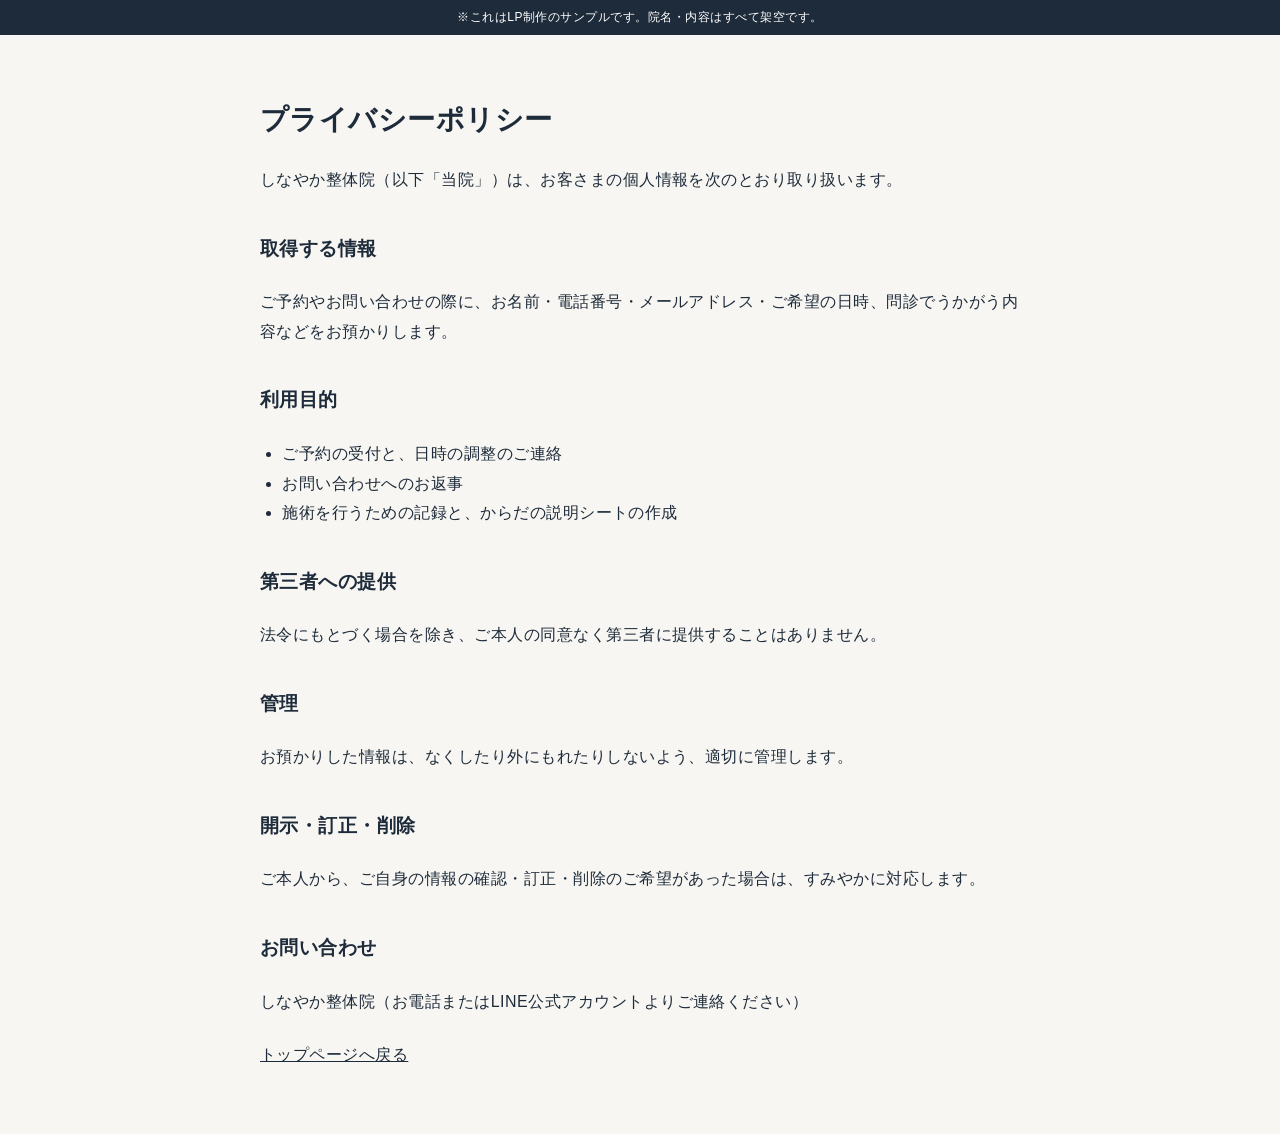
<file: hirameki-lp/privacy.html>
<!DOCTYPE html>
<html lang="ja">
<head>
  <meta charset="UTF-8">
  <meta name="viewport" content="width=device-width, initial-scale=1">
  <title>プライバシーポリシー｜しなやか整体院（サンプル）</title>
  <meta name="robots" content="noindex">
  <link rel="stylesheet" href="css/style.css">
  <style>
    .policy-page { max-width: 760px; margin-inline: auto; padding-block: var(--s-8); display: grid; gap: var(--s-3); }
    .policy-page h1 { font-size: 28px; }
    .policy-page h2 { font-size: 19px; margin-top: var(--s-2); }
    .policy-page ul { margin: 0; padding-left: 1.4em; }
  </style>
</head>
<body>
  <p class="notice-bar">※これはLP制作のサンプルです。院名・内容はすべて架空です。</p>
  <main class="container policy-page">
    <h1>プライバシーポリシー</h1>
    <p>しなやか整体院（以下「当院」）は、お客さまの個人情報を次のとおり取り扱います。</p>
    <h2>取得する情報</h2>
    <p>ご予約やお問い合わせの際に、お名前・電話番号・メールアドレス・ご希望の日時、問診でうかがう内容などをお預かりします。</p>
    <h2>利用目的</h2>
    <ul>
      <li>ご予約の受付と、日時の調整のご連絡</li>
      <li>お問い合わせへのお返事</li>
      <li>施術を行うための記録と、からだの説明シートの作成</li>
    </ul>
    <h2>第三者への提供</h2>
    <p>法令にもとづく場合を除き、ご本人の同意なく第三者に提供することはありません。</p>
    <h2>管理</h2>
    <p>お預かりした情報は、なくしたり外にもれたりしないよう、適切に管理します。</p>
    <h2>開示・訂正・削除</h2>
    <p>ご本人から、ご自身の情報の確認・訂正・削除のご希望があった場合は、すみやかに対応します。</p>
    <h2>お問い合わせ</h2>
    <p>しなやか整体院（お電話またはLINE公式アカウントよりご連絡ください）</p>
    <p><a href="index.html">トップページへ戻る</a></p>
  </main>
</body>
</html>
</file>
<file: hirameki-lp/css/style.css>
/* =========================================================
   しなやか整体院（架空のサンプル）
   色・フォントは CLAUDE.md「3. デザインルール」の表のみ
   ========================================================= */

:root {
  --c-bg: #F7F6F2;      /* 背景：生成りの白 */
  --c-bg2: #ECE6DA;     /* 背景2：木のような淡いベージュ */
  --c-text: #1E2B3A;    /* 文字：深い紺 */
  --c-main: #24466B;    /* メイン：紺（ボタン） */
  --c-accent: #8A5A32;  /* アクセント：木の茶（小さな英字・線・チェック） */
  --c-white: #FFFFFF;

  --f-head: "Zen Old Mincho", "Hiragino Mincho ProN", "Yu Mincho", "Noto Serif JP", serif;
  --f-body: -apple-system, BlinkMacSystemFont, "Hiragino Sans", "Hiragino Kaku Gothic ProN", "Noto Sans JP", "Yu Gothic Medium", "YuGothic", "Meiryo", sans-serif;
  --f-en: "Cormorant Garamond", "Times New Roman", serif;

  --s-1: 8px; --s-2: 16px; --s-3: 24px; --s-4: 32px; --s-5: 40px;
  --s-6: 48px; --s-8: 64px; --s-10: 80px; --s-12: 96px;
  --radius: 8px;
  --radius-pill: 999px;
  --line: 1px solid rgba(30, 43, 58, .14);
  --shadow: 0 6px 18px rgba(30, 43, 58, .08);
  --header-h: 64px;
  --w: 1120px;
  --ease: cubic-bezier(.22, .61, .36, 1);
}

*, *::before, *::after { box-sizing: border-box; }
html { scroll-behavior: smooth; -webkit-text-size-adjust: 100%; }
body {
  margin: 0;
  font-family: var(--f-body);
  font-size: 16px; line-height: 1.85; letter-spacing: .03em;
  color: var(--c-text); background: var(--c-bg);
  overflow-x: clip;
}
img { max-width: 100%; height: auto; display: block; }
a { color: inherit; }
h1, h2, h3 { font-family: var(--f-head); font-weight: 700; line-height: 1.5; margin: 0; word-break: auto-phrase; }
p { margin: 0; text-wrap: pretty; }
[hidden] { display: none !important; }
[id] { scroll-margin-top: calc(var(--header-h) + var(--s-2)); }
.nowrap { display: inline-block; }
.container { width: min(100% - var(--s-4), var(--w)); margin-inline: auto; }

/* 架空表示バー */
.notice-bar { background: var(--c-text); color: var(--c-white); font-size: 12px; line-height: 1.6; text-align: center; padding: var(--s-1) var(--s-2); }

/* ボタン */
.btn {
  display: inline-flex; align-items: center; justify-content: center; gap: var(--s-1);
  min-height: 56px; padding: 0 var(--s-4);
  border-radius: var(--radius); border: 2px solid transparent;
  font-family: var(--f-body); font-size: 16px; font-weight: 700; letter-spacing: .06em;
  text-decoration: none; white-space: nowrap; cursor: pointer;
  transition: transform .2s, box-shadow .2s, background-color .2s;
}
.btn:focus-visible { outline: 3px solid var(--c-accent); outline-offset: 3px; }
.btn--main { background: var(--c-main); color: var(--c-white); box-shadow: var(--shadow); }
.btn--main:hover { transform: translateY(-2px); box-shadow: 0 10px 22px rgba(30,43,58,.16); }
.btn--ghost { background: var(--c-white); color: var(--c-main); border-color: var(--c-main); }
.btn--ghost:hover { background: var(--c-bg2); }
.btn--sm { min-height: 44px; padding: 0 var(--s-2); font-size: 14px; }
.btn__icon { width: 20px; height: 20px; flex: none; }

/* バッジ */
.badge { display: inline-flex; align-items: center; gap: 6px; padding: 4px 12px; border-radius: var(--radius-pill); font-size: 13px; font-weight: 700; line-height: 1.6; }
.badge--line { background: var(--c-white); color: var(--c-main); border: var(--line); }
.badge--note { background: var(--c-bg2); color: var(--c-text); }

/* カード */
.card { background: var(--c-white); border: var(--line); border-radius: var(--radius); padding: var(--s-4) var(--s-3); }

/* セクション見出し：左に背骨のライン */
.section { padding: var(--s-10) 0; }
.section--alt { background: var(--c-bg2); }
.section-head { margin-bottom: var(--s-6); display: grid; gap: var(--s-1); }
.section-head--center { text-align: center; justify-items: center; }
.section-head__en { font-family: var(--f-en); font-size: 18px; font-style: italic; letter-spacing: .14em; color: var(--c-accent); }
.section-head__title { font-size: clamp(24px, 5.6vw, 34px); }

/* 背骨のライン（点が縦に並ぶ） */
.spine {
  display: block; width: 10px;
  background: radial-gradient(circle, var(--c-accent) 0 3px, transparent 3.5px) center top / 10px 14px repeat-y;
  opacity: .55;
}

/* =========================================================
   ヘッダー
   ========================================================= */
.header {
  position: sticky; top: 0; z-index: 50; height: var(--header-h);
  background: rgba(247, 246, 242, .92);
  backdrop-filter: blur(8px); -webkit-backdrop-filter: blur(8px);
  border-bottom: var(--line);
}
.header__inner { height: 100%; display: flex; align-items: center; justify-content: space-between; gap: var(--s-2); }
.logo { display: flex; align-items: center; gap: var(--s-1); text-decoration: none; flex-shrink: 0; }
.logo__mark { width: 28px; height: 28px; flex: none; }
.logo__ja { font-family: var(--f-head); font-size: 20px; font-weight: 700; letter-spacing: .08em; white-space: nowrap; }
.logo__en { font-family: var(--f-en); font-size: 12px; letter-spacing: .16em; color: var(--c-accent); white-space: nowrap; }
.nav { display: none; }
.nav__list { display: flex; gap: var(--s-4); list-style: none; margin: 0; padding: 0; }
.nav__link { font-size: 14px; font-weight: 700; text-decoration: none; }
.nav__link:hover { color: var(--c-accent); }
.header .btn { flex-shrink: 0; }
@media (max-width: 459px) { .logo__en { display: none; } }
@media (min-width: 960px) {
  .nav { display: flex; align-items: center; gap: var(--s-5); }
  .header__cta-sp { display: none; }
}

/* =========================================================
   ファーストビュー
   ========================================================= */
.fv { position: relative; padding: var(--s-5) 0 var(--s-8); overflow: hidden; isolation: isolate; }
.fv::before { /* 木目のように淡い帯 */
  content: ""; position: absolute; z-index: -1; inset: 0 0 0 auto; width: 46%;
  background: var(--c-bg2);
  display: none;
}
.fv__inner { display: grid; gap: var(--s-6); align-items: center; }
.fv__badges { display: flex; flex-wrap: wrap; gap: var(--s-1); margin-bottom: var(--s-3); }
.fv__title {
  font-size: clamp(32px, 8.6vw, 56px); line-height: 1.4; letter-spacing: .04em;
  animation: settle 1s var(--ease) both;
}
.fv__lead { margin-top: var(--s-2); font-size: clamp(15px, 3.9vw, 18px); line-height: 1.8; }
.fv__lead strong { color: var(--c-main); }
.fv__offer {
  display: flex; flex-wrap: wrap; align-items: baseline; gap: 4px var(--s-2);
  margin-top: var(--s-3); padding: var(--s-2) 0; border-top: var(--line); border-bottom: var(--line);
}
.fv__price-label { font-size: 14px; font-weight: 700; }
.fv__price { font-family: var(--f-head); font-size: 34px; font-weight: 700; color: var(--c-main); line-height: 1.2; font-variant-numeric: tabular-nums; }
.fv__price small { font-size: 15px; margin-left: 2px; }
.fv__price-note { font-size: 13px; }
.fv__cta { display: grid; gap: var(--s-1); margin-top: var(--s-3); }
.fv__hours { margin-top: var(--s-1); font-size: 13px; }

.stats { display: grid; grid-template-columns: repeat(3, 1fr); gap: var(--s-1); margin: var(--s-4) 0 0; padding: 0; list-style: none; }
.stats__item { border-left: 2px solid var(--c-accent); padding: 2px 0 2px var(--s-1); line-height: 1.4; }
.stats__label { display: block; font-size: 11px; }
.stats__num { display: block; font-family: var(--f-head); font-size: 24px; font-weight: 700; color: var(--c-main); font-variant-numeric: tabular-nums; }
.stats__unit { font-size: 12px; margin-left: 2px; }
.stats__note { display: block; font-size: 10px; }

/* 説明シート（写真の代わりに、一番の強みを形で見せる） */
.sheet {
  position: relative; margin: 0;
  background: var(--c-white); border: var(--line); border-radius: var(--radius);
  box-shadow: 0 18px 40px rgba(30, 43, 58, .12);
  padding: var(--s-3) var(--s-3) var(--s-3) var(--s-3);
  max-width: 460px; width: 100%; justify-self: center;
}
.sheet::before { /* 紙のクリップ */
  content: ""; position: absolute; top: -10px; left: 50%; transform: translateX(-50%);
  width: 72px; height: 20px; border-radius: 4px; background: var(--c-bg2); border: var(--line);
}
.sheet__head { display: flex; justify-content: space-between; align-items: baseline; gap: var(--s-1); border-bottom: 2px solid var(--c-text); padding-bottom: var(--s-1); }
.sheet__title { font-family: var(--f-head); font-size: 18px; font-weight: 700; }
.sheet__meta { font-size: 11px; }
.sheet__body { display: grid; grid-template-columns: 72px 1fr; gap: var(--s-2); margin-top: var(--s-2); }
.sheet__figure { position: relative; height: 100%; min-height: 200px; }
.sheet__figure svg { width: 100%; height: 100%; }
.sheet__list { list-style: none; margin: 0; padding: 0; display: grid; gap: var(--s-1); align-content: start; }
.sheet__item { display: grid; grid-template-columns: 20px 1fr; gap: var(--s-1); font-size: 13px; line-height: 1.6; border-bottom: 1px dashed rgba(30,43,58,.18); padding-bottom: var(--s-1); }
.sheet__item b { display: block; font-size: 12px; color: var(--c-accent); }
.sheet__check { width: 20px; height: 20px; border: 1.5px solid var(--c-accent); border-radius: 4px; position: relative; margin-top: 2px; }
.sheet__check::after {
  content: ""; position: absolute; left: 5px; top: 1px; width: 6px; height: 11px;
  border-right: 2.5px solid var(--c-main); border-bottom: 2.5px solid var(--c-main);
  transform: rotate(45deg); transform-origin: center;
}
.sheet__foot { margin-top: var(--s-2); display: grid; gap: 6px; font-size: 13px; }
.sheet__foot div { display: flex; justify-content: space-between; gap: var(--s-1); background: var(--c-bg); border-radius: 6px; padding: 6px 10px; }
.sheet__foot dt { font-weight: 700; }
.sheet__foot dd { margin: 0; text-align: right; }
.sheet__caption { margin-top: var(--s-1); font-size: 11px; text-align: right; }

@media (min-width: 600px) {
  .fv__cta { grid-template-columns: auto auto; justify-content: start; }
}
@media (min-width: 960px) {
  .header { --header-h: 72px; height: 72px; }
  .fv { padding: var(--s-8) 0 var(--s-10); }
  .fv::before { display: block; }
  .fv__inner { grid-template-columns: 1.15fr .85fr; gap: var(--s-8); }
  .fv__title { font-size: clamp(42px, 4vw, 54px); }
  .stats { max-width: 520px; }
  .stats__num { font-size: 30px; }
}

/* =========================================================
   動き（3種類だけ：背骨のラインが引かれる／チェックが順に入る／ふわっと浮かぶ）
   ========================================================= */
@keyframes settle { from { opacity: .4; transform: translateY(6px); } to { opacity: 1; transform: none; } }
@keyframes rise { from { opacity: 0; transform: translateY(12px); } to { opacity: 1; transform: none; } }
@keyframes draw { from { stroke-dashoffset: var(--len); } to { stroke-dashoffset: 0; } }
@keyframes pop { from { opacity: 0; transform: rotate(45deg) scale(.4); } to { opacity: 1; transform: rotate(45deg) scale(1); } }
.fv__lead, .fv__offer { animation: rise .8s var(--ease) both .25s; }
.fv__cta, .fv__hours { animation: rise .8s var(--ease) both .35s; }
.stats { animation: rise .8s var(--ease) both .45s; }
.sheet { animation: rise 1s var(--ease) both .3s; }
.spine-path { stroke-dasharray: var(--len); animation: draw 1.4s var(--ease) both .6s; }
.spine-dot { animation: rise .5s var(--ease) both; animation-delay: calc(.8s + var(--i) * .12s); }
.sheet__check::after { animation: pop .35s var(--ease) both; animation-delay: calc(1.3s + var(--i) * .35s); }

@media (prefers-reduced-motion: reduce) {
  *, *::before, *::after { animation: none !important; transition: none !important; }
  html { scroll-behavior: auto; }
}

/* --- ステップ2の見直しで修正：320pxでヘッダーのボタンがはみ出すので、小さい画面ではロゴを少し小さく --- */
@media (max-width: 374px) {
  .logo__ja { font-size: 17px; letter-spacing: .04em; }
  .logo__mark { width: 24px; height: 24px; }
  .header .btn--sm { padding: 0 12px; font-size: 13px; }
}
.sheet__head { flex-wrap: wrap; }
.sheet__title { white-space: nowrap; }
@media (max-width: 459px) {
  .sheet { padding: var(--s-3) var(--s-2); }
  .sheet__body { grid-template-columns: 52px 1fr; }
  .sheet__foot div { flex-direction: column; gap: 0; }
  .sheet__foot dd { text-align: left; }
}

/* =========================================================
   写真入りのファーストビュー（おしゃれ寄りに組み替え）
   ========================================================= */
.fv { padding: 0 0 var(--s-6); }
.fv::before { display: none !important; }
.fv__photo { position: relative; aspect-ratio: 16 / 9; overflow: hidden; background: var(--c-bg2); }
.fv__photo picture, .fv__photo img { display: block; width: 100%; height: 100%; }
.fv__photo img { object-fit: cover; object-position: 50% 30%; animation: photo-in 1.6s var(--ease) both; }
@keyframes photo-in { from { transform: scale(1.06); } to { transform: none; } }
.fv__photo::after { /* 文字を読みやすくする、ごく薄い影 */
  content: ""; position: absolute; inset: auto 0 0 0; height: 40%;
  background: linear-gradient(to top, rgba(30,43,58,.35), transparent);
  pointer-events: none;
}
.fv__badges { position: absolute; z-index: 1; left: var(--s-2); bottom: 12px; margin: 0; gap: 6px; }
.badge--glass { background: rgba(255, 255, 255, .9); color: var(--c-text); border: 0; font-size: 12px; }
.fv__vertical { display: none; }
.fv__inner { margin-top: var(--s-3); }
.fv__en { font-family: var(--f-en); font-style: italic; font-size: 17px; letter-spacing: .14em; color: var(--c-accent); margin-bottom: 4px; }
.fv__title { font-size: clamp(30px, 8.2vw, 56px); }
.fv__offer { margin-top: var(--s-2); }
.fv__cta { margin-top: var(--s-2); }

@media (min-width: 960px) {
  .fv { min-height: 640px; padding: var(--s-10) 0 var(--s-10); display: flex; align-items: center; }
  .fv__photo {
    position: absolute; top: 0; right: 0; bottom: 0; width: 47%;
    aspect-ratio: auto; border-bottom-left-radius: 200px;
  }
  .fv__photo::after { display: none; }
  .fv__photo img { object-position: 50% 25%; }
  .fv__badges { left: auto; right: var(--s-4); bottom: var(--s-4); }
  .fv__vertical {
    display: block; position: absolute; z-index: 1; top: var(--s-5); left: var(--s-3);
    writing-mode: vertical-rl; font-family: var(--f-en); font-size: 13px; letter-spacing: .32em;
    color: var(--c-white); text-shadow: 0 1px 6px rgba(30,43,58,.35);
  }
  .fv__inner { margin-top: 0; width: min(100% - var(--s-4), var(--w)); }
  .fv__text { max-width: 50%; }
  .fv__title { font-size: clamp(44px, 4.2vw, 60px); line-height: 1.35; }
}

/* =========================================================
   説明シートのセクション
   ========================================================= */
.intro { padding: var(--s-10) 0; background: var(--c-bg2); }
.intro__inner { display: grid; gap: var(--s-6); align-items: center; }
.intro__text { display: grid; gap: var(--s-2); min-width: 0; }
.intro__title { font-size: clamp(24px, 5.6vw, 34px); }
.intro .sheet { animation: none; }
@media (min-width: 960px) {
  .intro__inner { grid-template-columns: 1fr 1fr; gap: var(--s-10); }
}
/* --- 見直しで修正 --- */
@media (min-width: 960px) { .fv__inner { grid-template-columns: 1fr; } .fv__text { max-width: 48%; } }
@media (max-width: 959px) {
  .fv__photo { aspect-ratio: 2 / 1; }
  .fv__en { display: none; }
  .fv__inner { margin-top: var(--s-2); }
  .fv__lead { margin-top: var(--s-1); font-size: 15px; }
  .fv__offer { padding: var(--s-1) 0; }
  .fv__price { font-size: 30px; }
}
@media (min-width: 960px) { .fv { padding: var(--s-6) 0; min-height: 600px; } .stats { margin-top: var(--s-3); } }

/* =========================================================
   お悩み
   ========================================================= */
.worries__inner { display: grid; gap: var(--s-4); }
.worries .section-head { margin-bottom: 0; }
.worries__list { list-style: none; margin: 0; padding: 0; display: grid; gap: 0; border-top: var(--line); }
.worries__list li {
  position: relative; padding: var(--s-2) 0 var(--s-2) var(--s-4);
  border-bottom: var(--line); font-size: 16px; font-weight: 700;
}
.worries__list li::before { /* 背骨の点 */
  content: ""; position: absolute; left: 6px; top: 50%; width: 10px; height: 10px; margin-top: -5px;
  border-radius: 50%; background: var(--c-accent);
}
.worries__bridge { font-family: var(--f-head); font-size: clamp(20px, 4.8vw, 26px); line-height: 1.7; color: var(--c-main); }
@media (min-width: 960px) {
  .worries__inner { grid-template-columns: 1fr 1.3fr; column-gap: var(--s-10); align-items: start; }
  .worries__bridge { grid-column: 1 / -1; text-align: center; margin-top: var(--s-4); }
}

/* =========================================================
   選ばれる理由
   ========================================================= */
.reason__list { display: grid; gap: var(--s-10); }
.reason__item { display: grid; gap: var(--s-4); align-items: center; }
.reason__text { display: grid; gap: var(--s-2); min-width: 0; }
.reason__no { font-family: var(--f-en); font-style: italic; font-size: 20px; letter-spacing: .12em; color: var(--c-accent); }
.reason__title { font-size: clamp(21px, 5.2vw, 28px); line-height: 1.55; }
.reason__visual { min-width: 0; display: grid; justify-items: center; }
.reason .sheet { animation: none; }
@media (min-width: 960px) {
  .reason__item { grid-template-columns: 1fr 1fr; gap: var(--s-10); }
  .reason__item--rev .reason__text { order: 2; }
}

/* お約束の表 */
.policy { margin: 0; width: 100%; max-width: 460px; display: grid; gap: 0; padding: var(--s-2) var(--s-3); }
.policy div { display: grid; grid-template-columns: 9em 1fr; gap: var(--s-2); align-items: center; padding: var(--s-2) 0; border-bottom: var(--line); }
.policy div:last-child { border-bottom: 0; }
.policy dt { font-size: 14px; font-weight: 700; }
.policy dd { margin: 0; font-size: 15px; }
.policy dd small { display: block; font-size: 12px; }
.policy__mark { display: inline-block; font-family: var(--f-head); font-size: 22px; font-weight: 700; color: var(--c-main); border-bottom: 3px solid var(--c-accent); line-height: 1.3; }

/* 営業時間の表（9時〜21時を実際の比率で） */
.week { width: 100%; max-width: 460px; padding: var(--s-3); }
.week__cap { font-size: 14px; font-weight: 700; margin-bottom: var(--s-2); }
.week__list { list-style: none; margin: 0; padding: 0; display: grid; gap: 6px; }
.week__list li { display: grid; grid-template-columns: 2em 1fr; align-items: center; gap: var(--s-1); font-size: 13px; }
.week__list li > span { font-weight: 700; text-align: center; }
.week__list b {
  position: relative; display: block; height: 24px; border-radius: 4px;
  margin-left: calc((var(--s) - 9) / 12 * 100%); width: calc((var(--e) - var(--s)) / 12 * 100%);
  background: var(--c-main); color: var(--c-white); font-size: 11px; font-weight: 700; line-height: 24px; padding-left: 8px;
  font-variant-numeric: tabular-nums;
}
.week__off em { font-style: normal; font-size: 12px; height: 24px; line-height: 24px; padding-left: 8px; border: 1px dashed rgba(30,43,58,.3); border-radius: 4px; }
.week__scale { display: flex; justify-content: space-between; margin: 6px 0 0 calc(2em + var(--s-1)); font-size: 11px; }
.week__note { margin-top: var(--s-2); font-size: 13px; font-weight: 700; color: var(--c-main); }

/* =========================================================
   途中CTA
   ========================================================= */
.mid-cta { background: var(--c-main); color: var(--c-white); padding: var(--s-6) 0; }
.mid-cta__inner { display: grid; gap: var(--s-3); justify-items: center; text-align: center; }
.mid-cta__lead { font-family: var(--f-head); font-size: clamp(20px, 5vw, 28px); line-height: 1.6; }
.mid-cta__action { display: grid; gap: var(--s-1); justify-items: center; }
.mid-cta__note { font-size: 13px; }
.btn--light { background: var(--c-white); color: var(--c-main); }
.btn--light:hover { background: var(--c-bg); transform: translateY(-2px); }
@media (min-width: 960px) {
  .mid-cta__inner { grid-template-columns: 1fr auto; text-align: left; justify-items: start; }
}
@media (max-width: 459px) {
  .policy { padding: var(--s-1) var(--s-2); }
  .policy div { grid-template-columns: 1fr auto; }
  .policy dd { text-align: right; }
}

/* =========================================================
   初回60分の流れ
   ========================================================= */
.split { display: flex; max-width: 880px; margin-inline: auto; height: 56px; border-radius: var(--radius); overflow: hidden; border: var(--line); }
.split__seg { flex: var(--m) 0 0; display: flex; align-items: center; justify-content: center; gap: 8px; font-size: 14px; font-variant-numeric: tabular-nums; }
.split__seg b { font-size: 13px; }
.split__seg--a { background: var(--c-bg2); color: var(--c-text); }
.split__seg--b { background: var(--c-main); color: var(--c-white); }
.split__scale { position: relative; max-width: 880px; margin: 6px auto 0; height: 18px; font-size: 11px; }
.split__scale span { position: absolute; top: 0; }
.split__scale span:nth-child(1) { left: 0; }
.split__scale span:nth-child(2) { left: calc(100% / 3); transform: translateX(-50%); }
.split__scale span:nth-child(3) { right: 0; }

.steps { list-style: none; margin: var(--s-6) auto 0; padding: 0; max-width: 880px; display: grid; gap: 0; counter-reset: step; position: relative; }
.steps::before { /* 背骨のような縦の線 */
  content: ""; position: absolute; left: 19px; top: 20px; bottom: 20px; width: 2px;
  background: repeating-linear-gradient(to bottom, var(--c-accent) 0 4px, transparent 4px 10px); opacity: .5;
}
.steps__item { counter-increment: step; position: relative; padding: 0 0 var(--s-4) 64px; min-width: 0; }
.steps__item:last-child { padding-bottom: 0; }
.steps__item::before {
  content: counter(step); position: absolute; left: 0; top: 0;
  width: 40px; height: 40px; border-radius: 50%; display: grid; place-items: center;
  font-family: var(--f-en); font-size: 20px; line-height: 1;
  background: var(--c-bg2); color: var(--c-text); border: var(--line);
}
.steps__item[data-part="b"]::before { background: var(--c-main); color: var(--c-white); border-color: var(--c-main); }
.steps__part { font-size: 12px; font-weight: 700; color: var(--c-accent); }
.steps__title { font-size: 19px; margin: 2px 0 4px; }
.steps__item p:last-child { font-size: 15px; }
.flow__note { max-width: 880px; margin: var(--s-4) auto 0; padding: var(--s-2) var(--s-3); background: var(--c-white); border: var(--line); border-radius: var(--radius); font-size: 14px; }
@media (max-width: 459px) { .split__seg b { display: none; } .split__seg--a::before { content: "確認"; font-weight: 700; font-size: 12px; } .split__seg--b::before { content: "施術"; font-weight: 700; font-size: 12px; } }
@media (min-width: 960px) {
  .steps { max-width: none; grid-template-columns: repeat(5, 1fr); gap: var(--s-3); }
  .steps::before { left: 20px; right: 20px; top: 19px; bottom: auto; width: auto; height: 2px;
    background: repeating-linear-gradient(to right, var(--c-accent) 0 4px, transparent 4px 10px); }
  .steps__item { padding: 56px 0 0; }
  .steps__item::before { left: 0; }
  .split, .split__scale, .flow__note { max-width: none; }
}
@media (min-width: 960px) { .steps::before { right: calc((100% - 4 * var(--s-3)) / 5 - 20px); } }

/* --- 説明シートの図を「人のシルエット＋番号」に変更（背骨の点は分かりにくいため） --- */
.sheet__body { grid-template-columns: 104px 1fr; align-items: start; }
.sheet__figure { min-height: 0; }
.sheet__figure svg { display: block; width: 100%; height: auto; }
.sheet__figure text { font-family: var(--f-body); }
.mark { animation: mark-in .4s var(--ease) both; animation-delay: calc(.4s + var(--i) * .35s); transform-box: fill-box; transform-origin: center; }
@keyframes mark-in { from { opacity: 0; transform: scale(.4); } to { opacity: 1; transform: none; } }
.sheet__check::after { animation-delay: calc(.4s + var(--i) * .35s); }
@media (max-width: 459px) { .sheet__body { grid-template-columns: 84px 1fr; } }
.sheet__body { grid-template-columns: 128px 1fr; }
@media (max-width: 459px) { .sheet__body { grid-template-columns: 100px 1fr; } }

/* =========================================================
   お客様の声
   ========================================================= */
.voice__list { display: grid; gap: var(--s-3); }
.voice-card { margin: 0; background: var(--c-white); border: var(--line); border-radius: var(--radius); padding: var(--s-4) var(--s-3) var(--s-3); position: relative; display: grid; gap: var(--s-2); }
.voice-card::before { content: "“"; position: absolute; top: 4px; left: var(--s-2); font-family: var(--f-en); font-size: 56px; line-height: 1; color: var(--c-accent); opacity: .5; }
.voice-card blockquote { margin: 0; font-size: 15px; line-height: 1.9; }
.voice-card figcaption { font-size: 13px; font-weight: 700; color: var(--c-main); border-top: var(--line); padding-top: var(--s-1); }
.voice__note { margin-top: var(--s-3); font-size: 12px; text-align: center; }
@media (min-width: 960px) { .voice__list { grid-template-columns: repeat(3, 1fr); } }

/* =========================================================
   料金
   ========================================================= */
.price__lead { font-size: 15px; font-weight: 700; margin-top: var(--s-1); }
.price__grid { display: grid; gap: var(--s-3); max-width: 1000px; margin-inline: auto; }
.price-card { position: relative; background: var(--c-white); border: var(--line); border-radius: var(--radius); padding: var(--s-4) var(--s-3); display: grid; gap: var(--s-1); align-content: start; }
.price-card--first { border: 2px solid var(--c-main); box-shadow: var(--shadow); }
.price-card__tag { justify-self: start; font-size: 12px; font-weight: 700; padding: 2px 10px; border-radius: var(--radius-pill); background: var(--c-main); color: var(--c-white); }
.price-card__tag--plain { background: var(--c-bg2); color: var(--c-text); }
.price-card__name { font-size: 22px; }
.price-card__name small { display: block; font-family: var(--f-body); font-size: 13px; font-weight: 400; }
.price-card__price { display: flex; align-items: baseline; gap: var(--s-1); font-variant-numeric: tabular-nums; }
.price-card__price s { font-size: 14px; }
.price-card__price span { font-family: var(--f-head); font-size: 40px; font-weight: 700; color: var(--c-main); line-height: 1.2; }
.price-card__price small { font-size: 16px; margin-left: 2px; }

.bill { background: var(--c-white); border: var(--line); border-radius: var(--radius); padding: var(--s-3); font-variant-numeric: tabular-nums;
  background-image: linear-gradient(var(--c-white), var(--c-white)); }
.bill__head { font-family: var(--f-head); font-weight: 700; font-size: 17px; padding-bottom: var(--s-1); border-bottom: 1px dashed rgba(30,43,58,.25); }
.bill__list { margin: var(--s-1) 0 0; display: grid; gap: 4px; }
.bill__list div { display: flex; justify-content: space-between; font-size: 14px; }
.bill__list dd { margin: 0; }
.bill__total { display: flex; justify-content: space-between; align-items: baseline; margin-top: var(--s-1); padding-top: var(--s-1); border-top: 2px solid var(--c-text); font-weight: 700; }
.bill__sum { font-family: var(--f-head); font-size: 30px; color: var(--c-main); }
.bill__sum small { font-size: 14px; margin-left: 2px; }
.bill__pay { margin-top: var(--s-1); font-size: 12px; }
.inline-cta { display: grid; justify-items: center; gap: var(--s-1); margin-top: var(--s-6); }
.inline-cta__note { font-size: 13px; }
@media (min-width: 960px) { .price__grid { grid-template-columns: 1fr 1fr 1fr; } }

/* =========================================================
   院長紹介
   ========================================================= */
.director__inner { display: grid; gap: var(--s-5); align-items: center; max-width: 1000px; }
.director__photo { justify-self: center; width: 240px; }
.director__photo img { width: 100%; aspect-ratio: 1; object-fit: cover; border-radius: 50% 50% 50% 8px; }
.director__text { display: grid; gap: var(--s-2); min-width: 0; }
.director__title { font-size: clamp(24px, 5.6vw, 32px); }
.director__sign { font-family: var(--f-head); font-weight: 700; text-align: right; }
.director__tags { list-style: none; margin: 0; padding: 0; display: flex; flex-wrap: wrap; gap: var(--s-1); }
.director__tags li { font-size: 13px; font-weight: 700; padding: 4px 12px; border-radius: var(--radius-pill); background: var(--c-white); border: var(--line); color: var(--c-main); }
@media (min-width: 960px) {
  .director__inner { grid-template-columns: 320px 1fr; gap: var(--s-10); }
  .director__photo { width: 320px; }
}

/* =========================================================
   予約の流れ
   ========================================================= */
.howto__list { list-style: none; margin: 0; padding: 0; display: grid; gap: var(--s-2); counter-reset: h; }
.howto__item { counter-increment: h; background: var(--c-white); border: var(--line); border-radius: var(--radius); padding: var(--s-3); display: grid; gap: var(--s-1); }
.howto__item h3 { font-size: 18px; display: flex; align-items: center; gap: var(--s-1); }
.howto__item h3::before { content: counter(h); flex: none; width: 32px; height: 32px; border-radius: 50%; display: grid; place-items: center; background: var(--c-main); color: var(--c-white); font-family: var(--f-en); font-size: 18px; }
.howto__item p { font-size: 15px; }
@media (min-width: 960px) { .howto__list { grid-template-columns: repeat(3, 1fr); } }

/* =========================================================
   よくある質問
   ========================================================= */
.faq__inner { display: grid; gap: var(--s-4); }
.faq .section-head { margin-bottom: 0; }
.faq__list { display: grid; gap: var(--s-1); }
.faq__item { background: var(--c-white); border: var(--line); border-radius: var(--radius); }
.faq__item summary { list-style: none; cursor: pointer; display: grid; grid-template-columns: auto 1fr auto; gap: var(--s-2); align-items: center; padding: var(--s-2) var(--s-3); font-weight: 700; font-size: 15px; line-height: 1.6; }
.faq__item summary::-webkit-details-marker { display: none; }
.faq__item summary::before { content: "Q"; font-family: var(--f-en); font-size: 22px; color: var(--c-accent); line-height: 1; }
.faq__item summary::after { content: ""; width: 9px; height: 9px; border-right: 2px solid var(--c-main); border-bottom: 2px solid var(--c-main); transform: rotate(45deg); transition: transform .2s; margin-right: 4px; }
.faq__item[open] summary::after { transform: rotate(-135deg); }
.faq__item summary:focus-visible { outline: 3px solid var(--c-accent); outline-offset: -3px; border-radius: var(--radius); }
.faq__item p { padding: 0 var(--s-3) var(--s-3) calc(var(--s-3) + 14px + var(--s-2)); font-size: 15px; }
@media (min-width: 960px) { .faq__inner { grid-template-columns: 1fr 2fr; gap: var(--s-10); align-items: start; } }

/* =========================================================
   アクセス
   ========================================================= */
.access__inner { display: grid; gap: var(--s-4); align-items: start; }
.access__map { position: relative; aspect-ratio: 4 / 3; border-radius: var(--radius); background: var(--c-bg2); overflow: hidden; border: var(--line); }
.access__road { position: absolute; background: var(--c-white); }
.access__road--h { left: 0; right: 0; top: 58%; height: 14px; }
.access__road--v { top: 0; bottom: 0; left: 40%; width: 14px; }
.access__station { position: absolute; left: 40%; bottom: 10%; transform: translateX(-30%); font-size: 12px; font-weight: 700; background: var(--c-text); color: var(--c-white); padding: 4px 10px; border-radius: 4px; }
.access__pin { position: absolute; left: 40%; top: 22%; transform: translateX(-20%); font-size: 12px; font-weight: 700; background: var(--c-main); color: var(--c-white); padding: 4px 10px; border-radius: 4px; }
.access__pin::after { content: ""; position: absolute; left: 14px; bottom: -6px; border: 6px solid transparent; border-top-color: var(--c-main); border-bottom: 0; }
.access__info { display: grid; gap: var(--s-3); justify-items: start; min-width: 0; }
.access__list { margin: 0; width: 100%; display: grid; }
.access__list div { display: grid; grid-template-columns: 5.5em 1fr; gap: var(--s-1); padding: var(--s-2) 0; border-bottom: var(--line); font-size: 15px; }
.access__list dt { font-weight: 700; }
.access__list dd { margin: 0; min-width: 0; }
@media (min-width: 960px) { .access__inner { grid-template-columns: 1fr 1fr; gap: var(--s-6); } }

/* =========================================================
   最終CTA
   ========================================================= */
.reserve { background: var(--c-main); color: var(--c-white); padding: var(--s-10) 0; }
.reserve__inner { display: grid; gap: var(--s-4); }
.reserve__head { text-align: center; display: grid; gap: var(--s-2); justify-items: center; }
.reserve .section-head__en { color: var(--c-bg2); }
.reserve__title { font-size: clamp(24px, 6vw, 36px); line-height: 1.55; }
.reserve__offer { font-size: 14px; }
.reserve__offer b { font-family: var(--f-head); font-size: 24px; margin: 0 2px; }
.reserve__ways { display: grid; gap: var(--s-2); max-width: 960px; width: 100%; margin-inline: auto; }
.way { display: grid; gap: 2px; text-decoration: none; background: rgba(255,255,255,.08); border: 1px solid rgba(255,255,255,.35); border-radius: var(--radius); padding: var(--s-2) var(--s-3); color: var(--c-white); transition: background-color .2s, transform .2s; }
.way:hover { background: rgba(255,255,255,.16); transform: translateY(-2px); }
.way:focus-visible { outline: 3px solid var(--c-white); outline-offset: 3px; }
.way--main { background: var(--c-white); color: var(--c-main); border-color: var(--c-white); }
.way--main:hover { background: var(--c-bg); }
.way__label { font-size: 12px; font-weight: 700; opacity: .9; }
.way__name { font-size: 18px; font-weight: 700; }
.way__note { font-size: 13px; }
.reserve__sample { text-align: center; font-weight: 700; }
.reserve__cancel { text-align: center; font-size: 13px; }
@media (min-width: 960px) { .reserve__ways { grid-template-columns: 1.3fr 1fr 1fr; } }

/* =========================================================
   フッター・固定ボタン
   ========================================================= */
.footer { background: var(--c-text); color: var(--c-white); padding: var(--s-6) 0 var(--s-4); }
.footer__inner { display: grid; gap: var(--s-2); font-size: 13px; }
.footer__logo { font-family: var(--f-head); font-size: 20px; font-weight: 700; }
.footer__logo span { font-family: var(--f-en); font-size: 12px; letter-spacing: .16em; color: var(--c-bg2); margin-left: 6px; }
.footer__info { margin: 0; display: grid; gap: 4px; }
.footer__info div { display: flex; gap: var(--s-2); }
.footer__info dt { flex: none; width: 5em; color: var(--c-bg2); }
.footer__info dd { margin: 0; min-width: 0; }
.footer__links a { color: var(--c-white); }
.footer__notice, .footer__copy { color: var(--c-bg2); font-size: 12px; }

.fixed-cta { position: fixed; left: 0; right: 0; bottom: 0; z-index: 60; padding: var(--s-1) var(--s-2) calc(var(--s-1) + env(safe-area-inset-bottom, 0px)); background: rgba(247,246,242,.94); backdrop-filter: blur(8px); -webkit-backdrop-filter: blur(8px); border-top: var(--line); animation: rise .4s var(--ease); }
.fixed-cta .btn { width: 100%; }
body.has-fixed-cta { padding-bottom: 80px; }
@media (min-width: 960px) { .fixed-cta { display: none !important; } body.has-fixed-cta { padding-bottom: 0; } }

/* =========================================================
   スクロールでふわっと浮かぶ（JSが使えるときだけ隠す）
   ========================================================= */
.js-motion [data-reveal]:not(.is-in) { opacity: 0; transform: translateY(16px); }
.js-motion [data-reveal] { transition: opacity .8s var(--ease), transform .8s var(--ease); transition-delay: calc(var(--i, 0) * .1s); }
.js-motion .week:not(.is-in) .week__list b { transform: scaleX(0); }
.week__list b { transform-origin: left; transition: transform 1s var(--ease) .3s; }
.js-motion .split:not(.is-in) .split__seg { transform: scaleX(0); }
.split__seg { transform-origin: left; transition: transform .9s var(--ease); }
.split__seg--b { transition-delay: .5s; }
@media (prefers-reduced-motion: reduce) { .js-motion [data-reveal]:not(.is-in) { opacity: 1; transform: none; } }

/* =========================================================
   思わず目で追う動き（上品さのルール：ゆっくり・一度だけ・跳ねない）
   ========================================================= */
/* 1. 写真：ベージュの幕がすっと引いて、写真が現れる */
.fv__photo::before {
  content: ""; position: absolute; inset: 0; z-index: 2; background: var(--c-bg2);
  transform-origin: right; animation: curtain 1.1s cubic-bezier(.77,0,.18,1) both .1s; pointer-events: none;
}
@keyframes curtain { from { transform: scaleX(1); } to { transform: scaleX(0); } }
.fv__vertical, .fv__badges { animation: rise .8s var(--ease) both 1s; }

/* 2. キャッチ：「終わりにしよう。」の下に、木の色の線が引かれる */
.fv__mark { position: relative; }
.fv__mark::after {
  content: ""; position: absolute; left: 0; right: .4em; bottom: .02em; height: .14em; z-index: -1;
  background: var(--c-accent); opacity: .35; border-radius: 2px;
  transform-origin: left; animation: underline 1s var(--ease) both .9s;
}
@keyframes underline { from { transform: scaleX(0); } to { transform: scaleX(1); } }
.fv__title { position: relative; z-index: 0; }

/* 3. 予約ボタン：ときどき、光がすっと横切る（目線をボタンへ） */
.btn--shine { position: relative; overflow: hidden; isolation: isolate; }
.btn--shine::after {
  content: ""; position: absolute; top: 0; bottom: 0; left: -60%; width: 40%; z-index: -1;
  background: linear-gradient(100deg, transparent, rgba(255,255,255,.28), transparent);
  transform: skewX(-20deg); animation: shine 6s ease-in-out infinite 2.4s;
}
@keyframes shine { 0% { left: -60%; } 18%, 100% { left: 130%; } }

/* 4. 見出しの英字の横に、線が伸びる */
.section-head__en { display: inline-flex; align-items: center; gap: 10px; }
.section-head__en::after { content: ""; width: 40px; height: 1px; background: var(--c-accent); transform-origin: left; transition: transform .9s var(--ease) .3s; }
.js-motion .section-head:not(.is-in) .section-head__en::after { transform: scaleX(0); }

/* 5. 説明シート：見えたときに、紙がそっと置かれ、番号とチェックが順に入る */
.js-motion .reason__item:not(.is-in) .sheet { transform: translateY(16px) rotate(-2.5deg); opacity: 0; }
.reason .sheet { transition: transform 1s var(--ease), opacity .8s var(--ease); }
.js-motion .reason__item:not(.is-in) .mark,
.js-motion .reason__item:not(.is-in) .sheet__check::after { animation-play-state: paused; }
.reason .mark { animation-delay: calc(.7s + var(--i) * .4s); }
.reason .sheet__check::after { animation-delay: calc(.7s + var(--i) * .4s); }

/* 6. 料金：通常料金に線が引かれ、数字が 6,600 → 4,980 に変わる */
.price-card__price s { position: relative; text-decoration: none; }
.price-card__price s::after { content: ""; position: absolute; left: -2px; right: -2px; top: 52%; height: 1.5px; background: currentColor; transform-origin: left; transition: transform .6s var(--ease) .3s; }
.js-motion .price__grid:not(.is-in) s::after { transform: scaleX(0); }

/* 7. お客様の声・流れ：少しずつ時間差で */
.voice-card, .steps__item, .howto__item, .faq__item { transition: opacity .8s var(--ease), transform .8s var(--ease); }

@media (prefers-reduced-motion: reduce) {
  .fv__photo::before { display: none; }
  .btn--shine::after { display: none; }
  .js-motion .reason__item:not(.is-in) .sheet { transform: none; opacity: 1; }
}

/* =========================================================
   お客様の声（リニューアル：ひと言の見出し＋口コミの評価）
   ========================================================= */
.voice { position: relative; overflow: hidden; }
.voice::before { /* 背景に大きく薄い英字 */
  content: "Voice"; position: absolute; right: -2%; top: 10px; z-index: 0;
  font-family: var(--f-en); font-style: italic; font-size: clamp(120px, 22vw, 260px); line-height: 1;
  color: var(--c-white); opacity: .5; pointer-events: none;
}
.voice .container { position: relative; z-index: 1; }
.voice__summary {
  display: flex; align-items: center; justify-content: center; gap: var(--s-2);
  width: fit-content; margin: 0 auto var(--s-6); padding: var(--s-2) var(--s-4);
  background: var(--c-white); border: var(--line); border-radius: var(--radius-pill);
}
.voice__score { font-family: var(--f-head); font-size: 40px; font-weight: 700; color: var(--c-main); line-height: 1; }
.voice__stars { display: flex; gap: 3px; }
.voice__stars i {
  width: 20px; height: 20px; display: block;
  background: linear-gradient(90deg, var(--c-accent) var(--fill), rgba(138,90,50,.2) var(--fill));
  clip-path: polygon(50% 0, 61% 35%, 98% 35%, 68% 57%, 79% 91%, 50% 70%, 21% 91%, 32% 57%, 2% 35%, 39% 35%);
}
.voice__count { font-size: 12px; line-height: 1.5; }
.voice__count b { font-size: 15px; color: var(--c-main); }

.voice__list { gap: var(--s-4); }
.voice-card {
  padding: var(--s-5) var(--s-4) var(--s-3); gap: var(--s-2);
  box-shadow: 0 10px 30px rgba(30,43,58,.07);
  transition: transform .3s var(--ease), box-shadow .3s var(--ease);
}
.voice-card:hover { transform: translateY(-4px); box-shadow: 0 16px 36px rgba(30,43,58,.12); }
.voice-card::before { /* 大きな引用符 */
  content: "“"; top: -14px; left: auto; right: var(--s-3);
  font-size: 120px; color: var(--c-accent); opacity: .18;
}
.voice-card__tag { justify-self: start; font-size: 12px; font-weight: 700; color: var(--c-accent); background: var(--c-bg); border: 1px solid rgba(138,90,50,.3); border-radius: var(--radius-pill); padding: 2px 10px; }
.voice-card__head { font-family: var(--f-head); font-size: clamp(20px, 5vw, 23px); font-weight: 700; line-height: 1.55; color: var(--c-text); }
.voice-card blockquote { font-size: 14px; line-height: 1.95; color: var(--c-text); }
.voice-card figcaption { display: flex; align-items: center; gap: var(--s-1); margin-top: auto; border-top: var(--line); padding-top: var(--s-2); }
.voice-card__avatar { width: 36px; height: 36px; flex: none; }
@media (min-width: 960px) {
  .voice__list { align-items: start; }
  .voice-card { height: 100%; }
  .voice-card:nth-child(2) { margin-top: var(--s-6); } /* 真ん中を下げてリズムを出す */
}
@media (prefers-reduced-motion: reduce) { .voice-card:hover { transform: none; } }
@media (min-width: 960px) { .voice__list { padding-bottom: var(--s-6); } }
.voice__count { white-space: nowrap; }
@media (max-width: 459px) {
  .voice__summary { gap: var(--s-1) var(--s-2); padding: var(--s-2) var(--s-3); flex-wrap: wrap; border-radius: var(--radius); }
  .voice__score { font-size: 34px; }
  .voice__stars i { width: 16px; height: 16px; }
}

/* =========================================================
   実績の数字（リッチに：白いカード＋アイコン＋月桂樹）
   ========================================================= */
.stats { gap: var(--s-1); margin-top: var(--s-3); align-items: stretch; }
.stats__item {
  position: relative; display: grid; justify-items: center; align-content: center; gap: 2px;
  border: var(--line); border-left: var(--line); border-radius: var(--radius);
  background: var(--c-white); padding: var(--s-2) 6px var(--s-2);
  box-shadow: 0 8px 22px rgba(30,43,58,.07); text-align: center; overflow: hidden;
}
.stats__item::before { /* 上の細い木の色の線 */
  content: ""; position: absolute; top: 0; left: 50%; width: 32px; height: 3px; margin-left: -16px;
  background: var(--c-accent); border-radius: 0 0 3px 3px;
}
.stats__icon { width: 22px; height: 22px; fill: none; stroke: var(--c-accent); stroke-width: 1.6; stroke-linecap: round; stroke-linejoin: round; margin-bottom: 2px; }
.stats__label { font-size: 11px; font-weight: 700; color: var(--c-text); }
.stats__num { font-size: 26px; line-height: 1.2; display: flex; align-items: baseline; justify-content: center; white-space: nowrap; }
.stats__unit { font-family: var(--f-body); font-size: 11px; font-weight: 700; color: var(--c-text); }
.stats__item--review { background: linear-gradient(180deg, var(--c-white), var(--c-white)); }
.stats__laurel { position: absolute; inset: 6px 4px auto; color: var(--c-accent); opacity: .35; pointer-events: none; }
.stats__laurel svg { width: 100%; height: auto; display: block; }
.stats__stars { display: flex; gap: 2px; margin-top: 2px; }
.stats__stars i { width: 12px; height: 12px; background: var(--c-accent);
  clip-path: polygon(50% 0, 61% 35%, 98% 35%, 68% 57%, 79% 91%, 50% 70%, 21% 91%, 32% 57%, 2% 35%, 39% 35%); }
.stats__stars i.half { background: linear-gradient(90deg, var(--c-accent) 90%, rgba(138,90,50,.25) 90%); }
@media (max-width: 374px) { .stats__num { font-size: 21px; } .stats__unit { font-size: 10px; } }
@media (min-width: 960px) {
  .stats { gap: var(--s-2); max-width: 560px; }
  .stats__item { padding: var(--s-3) var(--s-1) var(--s-2); }
  .stats__num { font-size: 32px; }
  .stats__icon { width: 26px; height: 26px; }
}
.stats__label { white-space: nowrap; }
.stats__laurel { inset: auto 2px 10px; opacity: .3; }
.stats__item--review .stats__label { position: relative; }
@media (max-width: 459px) { .stats__label { font-size: 10px; letter-spacing: 0; } .stats__laurel { inset: auto -6px 14px; } }

/* =========================================================
   お悩み（リッチ版：アイコン付きカード＋デスクワークのイラスト＋橋渡し）
   ========================================================= */
.worries { background: linear-gradient(180deg, var(--c-bg) 0%, var(--c-bg) 60%, var(--c-bg2) 100%); }
.worries__inner { gap: var(--s-4); }
.worries__side { display: grid; gap: var(--s-2); justify-items: start; }
.worries__side .section-head { margin-bottom: 0; }
.worries__sub { font-size: 14px; }
.worries__desk { width: 100%; max-width: 280px; height: auto; margin-top: var(--s-1); }
.worries__grid { list-style: none; margin: 0; padding: 0; display: grid; gap: var(--s-2); }
.worry {
  display: flex; align-items: center; gap: var(--s-2);
  background: var(--c-white); border: var(--line); border-radius: var(--radius);
  padding: var(--s-2) var(--s-3) var(--s-2) var(--s-2);
  box-shadow: 0 6px 16px rgba(30,43,58,.05);
  font-weight: 700; font-size: 15px; line-height: 1.6;
  transition: transform .3s var(--ease), box-shadow .3s var(--ease), opacity .7s var(--ease);
  transition-delay: 0s, 0s, calc(var(--i) * .08s);
}
.worry:hover { transform: translateY(-3px); box-shadow: 0 12px 24px rgba(30,43,58,.09); }
.worry__icon { flex: none; width: 48px; height: 48px; border-radius: 50%; background: var(--c-bg2); display: grid; place-items: center; }
.worry__icon svg { width: 24px; height: 24px; fill: none; stroke: var(--c-main); stroke-width: 1.7; stroke-linecap: round; stroke-linejoin: round; }
.worry__text { min-width: 0; }
.js-motion .worries__grid:not(.is-in) .worry { opacity: 0; transform: translateX(16px); }

.bridge { position: relative; margin-top: var(--s-8); text-align: center; display: grid; justify-items: center; gap: var(--s-2); }
.bridge__arrow { width: 2px; height: 56px; background: linear-gradient(var(--c-accent), transparent); position: relative; }
.bridge__arrow::after { content: ""; position: absolute; left: 50%; bottom: -4px; width: 10px; height: 10px; margin-left: -6px; border-right: 2px solid var(--c-accent); border-bottom: 2px solid var(--c-accent); transform: rotate(45deg); }
.bridge__text {
  font-family: var(--f-head); font-weight: 700; font-size: clamp(20px, 5vw, 28px); line-height: 1.7; color: var(--c-text);
  background: var(--c-white); border-radius: var(--radius); padding: var(--s-4) var(--s-4);
  box-shadow: 0 10px 30px rgba(30,43,58,.08); border-top: 3px solid var(--c-main);
}
.bridge__text em { font-style: normal; color: var(--c-main); background: linear-gradient(transparent 62%, rgba(138,90,50,.22) 62%); }

@media (min-width: 960px) {
  .worries__inner { grid-template-columns: 1fr 1.5fr; column-gap: var(--s-8); align-items: center; }
  .worries__grid { grid-template-columns: 1fr 1fr; }
  .worry:last-child { grid-column: 1 / -1; }
  .worries__desk { max-width: 320px; }
}
@media (max-width: 959px) { .worries__desk { justify-self: center; max-width: 240px; } }
@media (prefers-reduced-motion: reduce) { .js-motion .worries__grid:not(.is-in) .worry { opacity: 1; transform: none; } }

/* =========================================================
   初回60分の流れ（リニューアル：アイコンつきのカード）
   ========================================================= */
.steps { gap: var(--s-2); counter-reset: none; }
.steps::before { left: 39px; top: 40px; bottom: 40px; opacity: .45; }
.steps__item {
  display: grid; grid-template-columns: 56px 1fr; column-gap: var(--s-2); align-content: start;
  padding: var(--s-3) var(--s-3) var(--s-3) 11px; background: var(--c-white);
  border: var(--line); border-radius: var(--radius); box-shadow: 0 6px 18px rgba(30, 43, 58, .06);
}
.steps__item:last-child { padding-bottom: var(--s-3); }
.steps__item::before { display: none; }
.steps__item > :not(.steps__icon) { grid-column: 2; }
.steps__icon {
  grid-row: 1 / span 4; width: 56px; height: 56px; border-radius: 50%; display: grid; place-items: center;
  background: var(--c-bg2); color: var(--c-main); box-shadow: 0 0 0 6px var(--c-white); position: relative; z-index: 1;
}
.steps__icon svg { width: 28px; height: 28px; fill: none; stroke: currentColor; stroke-width: 1.5; stroke-linecap: round; stroke-linejoin: round; }
.steps__item[data-part="b"] .steps__icon { background: var(--c-main); color: var(--c-white); }
.steps__no { font-family: var(--f-en); font-style: italic; font-size: 17px; line-height: 1.2; color: var(--c-accent); letter-spacing: .04em; }
.steps__part {
  justify-self: start; margin-top: 4px; padding: 2px 10px; border-radius: 999px; font-size: 12px; line-height: 1.6;
  background: var(--c-bg2); color: var(--c-text);
}
.steps__item[data-part="b"] .steps__part { background: var(--c-main); color: var(--c-white); }
.steps__title { margin: 6px 0 4px; }
.steps__item[data-part="b"] { border-color: rgba(36, 70, 107, .35); }
.steps__item:nth-child(4) { margin-top: var(--s-4); }
.steps__item:nth-child(4)::after {
  content: "ここから施術（40分）"; position: absolute; left: 50%; top: calc(-1 * var(--s-4) + 2px); transform: translateX(-50%);
  padding: 2px 14px; font-size: 12px; font-weight: 700; color: var(--c-main); background: var(--c-bg); white-space: nowrap; z-index: 1;
}
.js-motion .steps[data-reveal]:not(.is-in) { opacity: 1; transform: none; }
.js-motion .steps:not(.is-in) .steps__item { opacity: 0; transform: translateY(14px); }
.js-motion .steps .steps__item { transition-delay: calc(var(--i) * .12s); }
.steps__icon { transition: transform .7s var(--ease); transition-delay: calc(var(--i) * .12s + .2s); }
.js-motion .steps:not(.is-in) .steps__icon { transform: scale(.6); }

@media (min-width: 960px) {
  .steps { margin-top: calc(var(--s-6) + 12px); }
  .steps::before { left: 10%; right: 10%; top: 52px; height: 2px; bottom: auto; }
  .steps__item { grid-template-columns: 1fr; justify-items: center; text-align: center; padding: var(--s-3) var(--s-2); }
  .steps__item > :not(.steps__icon) { grid-column: 1; }
  .steps__icon { grid-row: auto; margin-bottom: var(--s-1); }
  .steps__part { justify-self: center; }
  .steps__item p:last-child { text-align: left; font-size: 14px; }
  .steps__item:nth-child(4) { margin-top: 0; }
  .steps__item:nth-child(4)::after { top: -28px; left: 0; transform: none; background: transparent; padding: 0; }
}
@media (prefers-reduced-motion: reduce) {
  .js-motion .steps:not(.is-in) .steps__item { opacity: 1; transform: none; }
  .js-motion .steps:not(.is-in) .steps__icon { transform: none; }
}
/* 区切りラベル：左右に細い線を引いて「ここから施術」を見出しのように */
@media (max-width: 959px) {
  .steps__item:nth-child(4)::after {
    left: 0; right: 0; transform: none; padding: 0; text-align: center; background:
      linear-gradient(var(--c-main), var(--c-main)) left center / calc(50% - 92px) 1px no-repeat,
      linear-gradient(var(--c-main), var(--c-main)) right center / calc(50% - 92px) 1px no-repeat;
    opacity: .9;
  }
}
</file>
